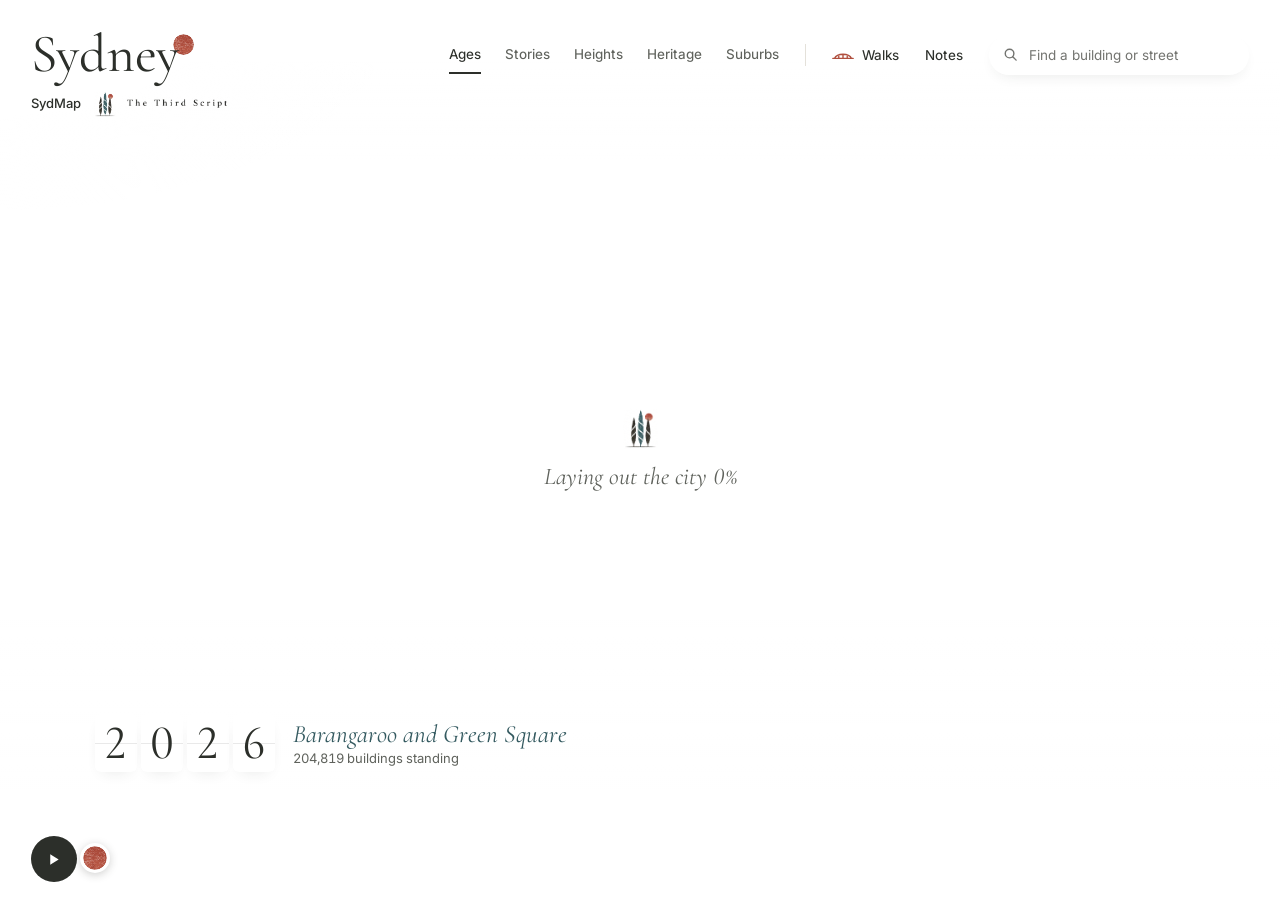
<file: web/index.html>
<!doctype html>
<html lang="en-AU">
<head>
<meta charset="utf-8">
<meta name="viewport" content="width=device-width, initial-scale=1, viewport-fit=cover">
<title>SydMap: Sydney, year by year</title>
<meta name="description" content="Every building around Sydney Harbour in 3D, from the City and North Sydney out to the harbour suburbs. Follow the line from the convict town to today, read how each building's year is known, and walk the city's stories.">
<meta property="og:title" content="SydMap: Sydney, year by year">
<meta property="og:description" content="Every building around Sydney Harbour in 3D, from the convict town to today.">
<meta property="og:url" content="https://sydmap.thethirdscript.com/">
<meta property="og:image" content="https://sydmap.thethirdscript.com/og.png">
<link rel="canonical" href="https://sydmap.thethirdscript.com/">
<meta name="twitter:card" content="summary_large_image">
<meta name="author" content="Amir Marashi, The Third Script">
<link rel="author" href="https://thethirdscript.com">
<meta name="theme-color" content="#ffffff">
<link rel="icon" href="favicon.svg" type="image/svg+xml">
<link rel="preload" href="fonts/inter-latin.woff2" as="font" type="font/woff2" crossorigin>
<link rel="preload" href="fonts/cormorant-garamond-latin.woff2" as="font" type="font/woff2" crossorigin>
<link rel="stylesheet" href="styles.css">
</head>
<body>
<canvas id="scene" aria-label="3D model of Sydney's buildings"></canvas>
<div class="veil veil-top" aria-hidden="true"></div>
<div class="veil veil-bottom" aria-hidden="true"></div>

<!-- The page reads in three bands: what to look at across the top, the city in the middle, and time along the
     bottom. Anything to read opens in the dock on the right. -->
<header class="masthead">
  <h1><span class="sun-disc" aria-hidden="true"></span>Sydney</h1>
  <p class="byline"><b>SydMap</b>
    <a class="studio" href="https://thethirdscript.com" target="_blank" rel="noopener" title="Made by The Third Script">
      <img class="studio-mark" src="img/the-third-script-symbol.webp" alt="" width="22" height="26">
      <img class="studio-word" src="img/the-third-script-wordmark.webp" alt="Made by The Third Script" width="104" height="13">
    </a></p>
</header>

<nav class="bar" aria-label="SydMap">
  <div class="lenses" role="group" aria-label="Colour the city by">
    <button data-mode="0" aria-pressed="true">Ages</button>
    <button data-mode="3" aria-pressed="false">Stories</button>
    <button data-mode="1" aria-pressed="false">Heights</button>
    <button data-mode="2" aria-pressed="false">Heritage</button>
    <button data-mode="4" aria-pressed="false">Suburbs</button>
  </div>
  <i class="bar-sep" aria-hidden="true"></i>
  <button class="walks-open"><svg class="arch" viewBox="0 0 26 9" aria-hidden="true"><path d="M1 8.5h24M3 8.5C6 2 20 2 23 8.5M8 4.6v3.9M13 3.4v5.1M18 4.6v3.9"/></svg>Walks</button>
  <button class="notes-open">Notes</button>
  <form class="find" role="search" autocomplete="off">
    <label class="find-field">
      <svg class="ico" viewBox="0 0 16 16" aria-hidden="true"><circle cx="7" cy="7" r="4.6"/><path d="M10.4 10.4l3.6 3.6"/></svg>
      <span class="sr-only">Find a building or street</span>
      <input id="find" type="search" placeholder="Find a building or street" role="combobox" aria-expanded="false"
        aria-controls="find-results" aria-autocomplete="list">
    </label>
    <ul id="find-results" class="find-results" role="listbox" hidden></ul>
  </form>
  <button class="find-open" aria-label="Find a building or street"><svg class="ico" viewBox="0 0 16 16" aria-hidden="true"><circle cx="7" cy="7" r="4.6"/><path d="M10.4 10.4l3.6 3.6"/></svg></button>
</nav>

<!-- The dock: notes, stories, a building, the walks. One thing at a time. -->
<aside id="dock" class="dock" hidden aria-label="Details">
  <div class="dock-chrome">
    <button class="dock-back" hidden></button>
    <button class="dock-close" aria-label="Close"><svg class="x" viewBox="0 0 16 16" aria-hidden="true"><path d="M3.5 3.5l9 9M12.5 3.5l-9 9"/></svg></button>
  </div>
  <div id="dock-live" class="dock-live"></div>

  <article id="notes" class="dock-page notes" hidden>
    <h2 id="notes-title">Notes</h2>
    <p class="lede">Sydney has never kept a register of when its buildings went up. SydMap pieces one together, building
      by building, from open data.</p>

    <h3>What you are looking at</h3>
    <p>All <span data-stat="buildings">204,819</span> buildings around the harbour as they stand today, each coloured by
      the age of the city it belongs to, from the convict town to Barangaroo. They cover both shores of the harbour and
      the Parramatta River from Ryde to Manly, the ocean coast from Bondi to Coogee, and the inner suburbs south and
      west of the city as far as Burwood, Campsie and Arncliffe: seventeen councils, some whole and some in part (the downloads
      below list them). Move along the line at the bottom to see
      the city in any year, or press play to watch it go up.</p>

    <h3>Getting around</h3>
    <p>Drag the city to turn it round. To slide it along, drag with the right button or hold Shift; to come closer,
      scroll or pinch. Move the sun along the line, or press play, to change the year; choose a building to read about it.</p>

    <h3>How each year is known</h3>
    <p>Every building carries the best evidence there is, and its card says which.</p>
    <dl class="evidence">
      <dt>Documented <span class="n" data-stat="documented">–</span></dt>
      <dd>A year from Wikidata, from the opening of its Wikipedia article (for heritage-listed places, written from the NSW
        State Heritage Inventory) or from OpenStreetMap.</dd>
      <dt>Strata plan <span class="n" data-stat="strata">–</span></dt>
      <dd>Apartment buildings are strata-titled when they are finished, so the year their plan was registered dates them.
        Plans since 1994 carry their date in the NSW cadastre; older ones are placed by their number, back to 1961, when
        strata title began.</dd>
      <dt>Heritage <span class="n" data-stat="heritage">–</span></dt>
      <dd>The other buildings of a State Heritage Register listing take the listing's years. Buildings the City marks as
        part of a heritage area's historic fabric, and low-rise buildings in the other councils' heritage areas, are
        dated from the documented heritage buildings around them. A heritage area with no documented building within
        700 metres takes 1890 to 1940, when most suburban heritage areas were built, and one whose name gives its era
        (Victorian, Federation, interwar) takes that era.</dd>
      <dt>Neighbours <span class="n" data-stat="neighbours">–</span></dt>
      <dd>The rest take the years of the dated buildings around them of a similar height. Towers over 46 m, Sydney's
        height limit until 1957, only take later years. Houses take documented years; where the map does not know a
        building is a house, a low-rise building in the suburbs also takes the years of the heritage areas, villas and
        townhouses around it.</dd>
    </dl>
    <p>Estimated years are paler on the map and marked “c.” on the cards, with the range they come from. Read them as a
      period, not a date.</p>

    <h3>Heights</h3>
    <p>From OpenStreetMap where it has them, otherwise modelled from satellite imagery by GlobalBuildingAtlas, or assumed
      to be two storeys. Storeys are counted where they are mapped and otherwise worked out at 3.2 m a floor.</p>

    <h3>Suburbs</h3>
    <p>The Suburbs lens paints every building and the ground around it by its suburb: how many people live there and how
      closely, their household income, how many hold a university degree, recorded crime, what houses and
      apartments sell for, and how old the suburb is: the year by which half its buildings on the map had gone up,
      with the oldest suburbs first. Move along the line to see a year. The census figures are for 2011, 2016 and 2021, read in a
      straight line between censuses; crime runs from 2011 and sale prices from 2017, a year at a time. Before a
      measure's first year the suburbs stay white. Choose a suburb to see every measure over the years.</p>
    <p>The figures are for the whole suburb, even where the map shows only part of it. Sale prices are by postcode, so
      suburbs that share one share a price. Crime is counted against the people who live in a suburb, so the city
      centre and the beaches, which many more people visit, read high. Money is in the dollars of each year.</p>

    <h3>Take the data with you</h3>
    <p>Every building, with its year, the evidence for it, its age, heritage and sources, is yours to sort, query and
      map: in a spreadsheet, QGIS or Python. There is a file for each council: CSV, one row per building with a point
      for each, and GeoParquet, with the footprints. Open Database Licence, as it comes from OpenStreetMap.</p>
    <ul class="downloads">
      <!-- DOWNLOADS -->
      <li><b>Bayside</b> <span>8,194 buildings in Eastlakes, Daceyville, Pagewood, Wolli Creek, Turrella, Arncliffe, Bardwell Park, Bardwell Valley and Bexley North: <a href="data/download/bayside.csv" download>CSV</a> 1.4 MB, <a href="data/download/bayside.parquet" download>GeoParquet</a> 1.2 MB</span></li>
      <li><b>Burwood</b> <span>8,089 buildings: <a href="data/download/burwood.csv" download>CSV</a> 1.4 MB, <a href="data/download/burwood.parquet" download>GeoParquet</a> 1.0 MB</span></li>
      <li><b>Canada Bay</b> <span>17,364 buildings: <a href="data/download/canada-bay.csv" download>CSV</a> 2.9 MB, <a href="data/download/canada-bay.parquet" download>GeoParquet</a> 2.2 MB</span></li>
      <li><b>Canterbury-Bankstown</b> <span>15,411 buildings in Earlwood, Hurlstone Park, Canterbury, Ashbury, Croydon Park, Campsie and Clemton Park: <a href="data/download/canterbury-bankstown.csv" download>CSV</a> 2.9 MB, <a href="data/download/canterbury-bankstown.parquet" download>GeoParquet</a> 1.9 MB</span></li>
      <li><b>Hunters Hill</b> <span>3,448 buildings: <a href="data/download/hunters-hill.csv" download>CSV</a> 0.7 MB, <a href="data/download/hunters-hill.parquet" download>GeoParquet</a> 0.5 MB</span></li>
      <li><b>Inner West</b> <span>37,552 buildings: <a href="data/download/inner-west.csv" download>CSV</a> 7.2 MB, <a href="data/download/inner-west.parquet" download>GeoParquet</a> 4.8 MB</span></li>
      <li><b>Ku-ring-gai</b> <span>4,374 buildings in Roseville, Roseville Chase and Lindfield: <a href="data/download/ku-ring-gai.csv" download>CSV</a> 0.8 MB, <a href="data/download/ku-ring-gai.parquet" download>GeoParquet</a> 0.6 MB</span></li>
      <li><b>Lane Cove</b> <span>5,024 buildings: <a href="data/download/lane-cove.csv" download>CSV</a> 0.9 MB, <a href="data/download/lane-cove.parquet" download>GeoParquet</a> 0.7 MB</span></li>
      <li><b>Mosman</b> <span>3,819 buildings: <a href="data/download/mosman.csv" download>CSV</a> 0.7 MB, <a href="data/download/mosman.parquet" download>GeoParquet</a> 0.6 MB</span></li>
      <li><b>North Sydney</b> <span>12,556 buildings: <a href="data/download/north-sydney.csv" download>CSV</a> 2.2 MB, <a href="data/download/north-sydney.parquet" download>GeoParquet</a> 2.1 MB</span></li>
      <li><b>Northern Beaches</b> <span>11,453 buildings in Manly, Fairlight, Balgowlah, Balgowlah Heights, Clontarf, Seaforth, Queenscliff, Freshwater, Curl Curl, North Manly, Manly Vale and North Balgowlah: <a href="data/download/northern-beaches.csv" download>CSV</a> 2.1 MB, <a href="data/download/northern-beaches.parquet" download>GeoParquet</a> 1.7 MB</span></li>
      <li><b>Randwick</b> <span>13,250 buildings in Clovelly, Coogee, South Coogee, Randwick, Kensington, Kingsford and Centennial Park: <a href="data/download/randwick.csv" download>CSV</a> 2.2 MB, <a href="data/download/randwick.parquet" download>GeoParquet</a> 1.8 MB</span></li>
      <li><b>Ryde</b> <span>13,894 buildings in Gladesville, Putney, Tennyson Point, Ryde, East Ryde, North Ryde, Meadowbank and Denistone East: <a href="data/download/ryde.csv" download>CSV</a> 2.3 MB, <a href="data/download/ryde.parquet" download>GeoParquet</a> 1.9 MB</span></li>
      <li><b>Sydney</b> <span>17,288 buildings: <a href="data/download/sydney.csv" download>CSV</a> 3.5 MB, <a href="data/download/sydney.parquet" download>GeoParquet</a> 2.7 MB</span></li>
      <li><b>Waverley</b> <span>10,550 buildings: <a href="data/download/waverley.csv" download>CSV</a> 1.7 MB, <a href="data/download/waverley.parquet" download>GeoParquet</a> 1.4 MB</span></li>
      <li><b>Willoughby</b> <span>13,424 buildings: <a href="data/download/willoughby.csv" download>CSV</a> 2.4 MB, <a href="data/download/willoughby.parquet" download>GeoParquet</a> 1.8 MB</span></li>
      <li><b>Woollahra</b> <span>9,129 buildings: <a href="data/download/woollahra.csv" download>CSV</a> 1.6 MB, <a href="data/download/woollahra.parquet" download>GeoParquet</a> 1.3 MB</span></li>
      <li><b>The area’s boundaries</b> <span><a href="data/download/area.geojson" download>GeoJSON</a>, by council, 3.0 MB</span></li>
      <!-- /DOWNLOADS -->
    </ul>

    <h3>Where the data comes from</h3>
    <p>Downloaded in October 2026.</p>
    <ul class="sources">
      <li><b>Footprints</b> <a href="https://overturemaps.org" target="_blank" rel="noopener">Overture Maps</a> (2026-09-23),
        from OpenStreetMap and Microsoft's machine-learned footprints. ODbL, © OpenStreetMap contributors.</li>
      <li><b>Heights</b> OpenStreetMap; elsewhere <a href="https://github.com/zhu-xlab/GlobalBuildingAtlas" target="_blank" rel="noopener">GlobalBuildingAtlas</a>
        (Zhu et al., TU Munich, 2025), CC BY-NC 4.0, one more reason SydMap is non-commercial. The downloads leave
        these modelled heights out.</li>
      <li><b>Landmarks</b> The Opera House's shells follow the spherical geometry they were built to, as Ove Arup &amp;
        Partners' Michael Lewis describes it (<a href="https://www.royalsoc.org.au/wp-content/uploads/2024/09/106_12_lewis.pdf" target="_blank" rel="noopener">Royal Society of NSW, 1973</a>).
        The Harbour Bridge is built from its published figures: two 28-panel arch trusses, a 504 m span, a 134 m summit.</li>
      <li><b>Boundaries and strata plans</b> NSW Spatial Services, CC BY 4.0.</li>
      <li><b>Suburbs</b> The <a href="https://www.abs.gov.au/census/find-census-data/datapacks" target="_blank" rel="noopener">ABS
        Census</a> 2011, 2016 and 2021 (population, income, qualifications); the NSW Bureau of Crime Statistics and
        Research's <a href="https://bocsar.nsw.gov.au/statistics-dashboards/open-datasets/criminal-offences-data.html" target="_blank" rel="noopener">criminal
        incidents by suburb</a>; and the Department of Communities and Justice's
        <a href="https://dcj.nsw.gov.au/about-us/families-and-communities-statistics/housing-rent-and-sales/rent-and-sales-report.html" target="_blank" rel="noopener">Rent
        and Sales Report</a> (sale prices by postcode, from the NSW Valuer General's sales). All CC BY 4.0.</li>
      <li><b>Heritage</b> The State Heritage Register (Heritage NSW) and the local environmental plans' heritage maps (NSW
        Department of Planning), CC BY 4.0; heritage area contributions from the City of Sydney's Development Control
        Plan 2012, CC BY 4.0.</li>
      <li><b>Stories</b> City of Sydney open data (Aboriginal history places from Barani; Developing Sydney 1900–1920 from
        the City of Sydney Archives), CC BY 4.0; OpenStreetMap, ODbL.</li>
      <li><b>Names, photos, histories</b> Wikidata (CC0), Wikipedia (CC BY-SA) and Wikimedia Commons; each photo credits
        its author and licence.</li>
    </ul>

    <h3>Add to it</h3>
    <p>The code and the data pipeline are open <a href="https://github.com/amarashi/SydMap" target="_blank" rel="noopener">on GitHub</a>.
      Know a piece of Sydney's history that lives in its buildings? Add it as a story: a list of buildings, a few lines
      on each, and the source it rests on.</p>

    <h3>The original idea</h3>
    <p>SydMap rebuilds <a href="https://stop-token.com/lab/amsterdam/" target="_blank" rel="noopener">LAYRS: Amsterdam</a>
      by Alex Barakov (<a href="https://github.com/alexbarakov/amsterdam-by-building" target="_blank" rel="noopener">MIT licence</a>),
      itself inspired by Alexander Bogachev's <a href="https://paris.bogachev.fr" target="_blank" rel="noopener">Paris, building by building</a>,
      for Sydney and from Sydney's own open data.</p>

    <p class="country">SydMap acknowledges the Traditional Custodians of the land it maps, the Gadigal,
      Cammeraygal, Borogegal, Birrabirragal, Bidjigal, Gamaragal, Gayamaygal, Garigal, Wallumedegal and Wangal peoples
      of the Eora Nation and the Darug and Guringai peoples, and pays respect to their Elders past and present.
      Sovereignty was never ceded.</p>

    <footer class="colophon">
      <a class="studio" href="https://thethirdscript.com" target="_blank" rel="noopener">
        <img class="studio-mark" src="img/the-third-script-symbol.webp" alt="" width="40" height="48">
        <img class="studio-word" src="img/the-third-script-wordmark.webp" alt="The Third Script" width="144" height="18">
      </a>
      <p>Made by Amir at The Third Script, a Sydney studio working across AI and data, websites and digital
        tools, visual work and video, and 3D design and making. A non-commercial project, made out of curiosity and for
        education. More of the work is at <a href="https://thethirdscript.com" target="_blank" rel="noopener">thethirdscript.com</a>.</p>
    </footer>
  </article>
</aside>

<div id="tip" class="tip" hidden aria-hidden="true"></div>

<!-- Time: the year on paper flaps, then the line. The line is the legend too: its ten stations are the ages of the
     city, in their colours, and the sun riding it is the year. -->
<section class="time" aria-label="Time">
  <div class="time-head">
    <div class="flaps" aria-hidden="true"><span class="flap">2</span><span class="flap">0</span><span class="flap">2</span><span class="flap">6</span></div>
    <p class="time-what" aria-live="polite"><i id="era">Barangaroo and Green Square</i><span><span id="year" class="sr-only">Today, </span><span id="count" class="n">204,819 buildings standing</span></span></p>
    <div id="key" class="key"></div>
  </div>
  <div class="time-line">
    <button id="play" class="play" aria-label="Play the city's growth">
      <svg viewBox="0 0 16 16" aria-hidden="true"><path id="play-icon" d="M4.5 2.5v11l9-5.5z"/></svg>
    </button>
    <div class="track">
      <canvas id="hist" aria-label="Buildings by year built. Drag to set the year."></canvas>
      <div id="rail" class="rail"></div>
      <span class="from-mark" hidden aria-hidden="true"></span>
      <span class="year-ring" aria-hidden="true"></span>
      <span class="year-sun sun-disc" aria-hidden="true"></span>
    </div>
  </div>
</section>
<div id="loading" class="loading"><img src="img/the-third-script-symbol.webp" alt="" width="34" height="40">Laying out the city <span id="progress" class="n">0</span>%</div>
<script type="module" src="app.js"></script>
</body>
</html>
</file>
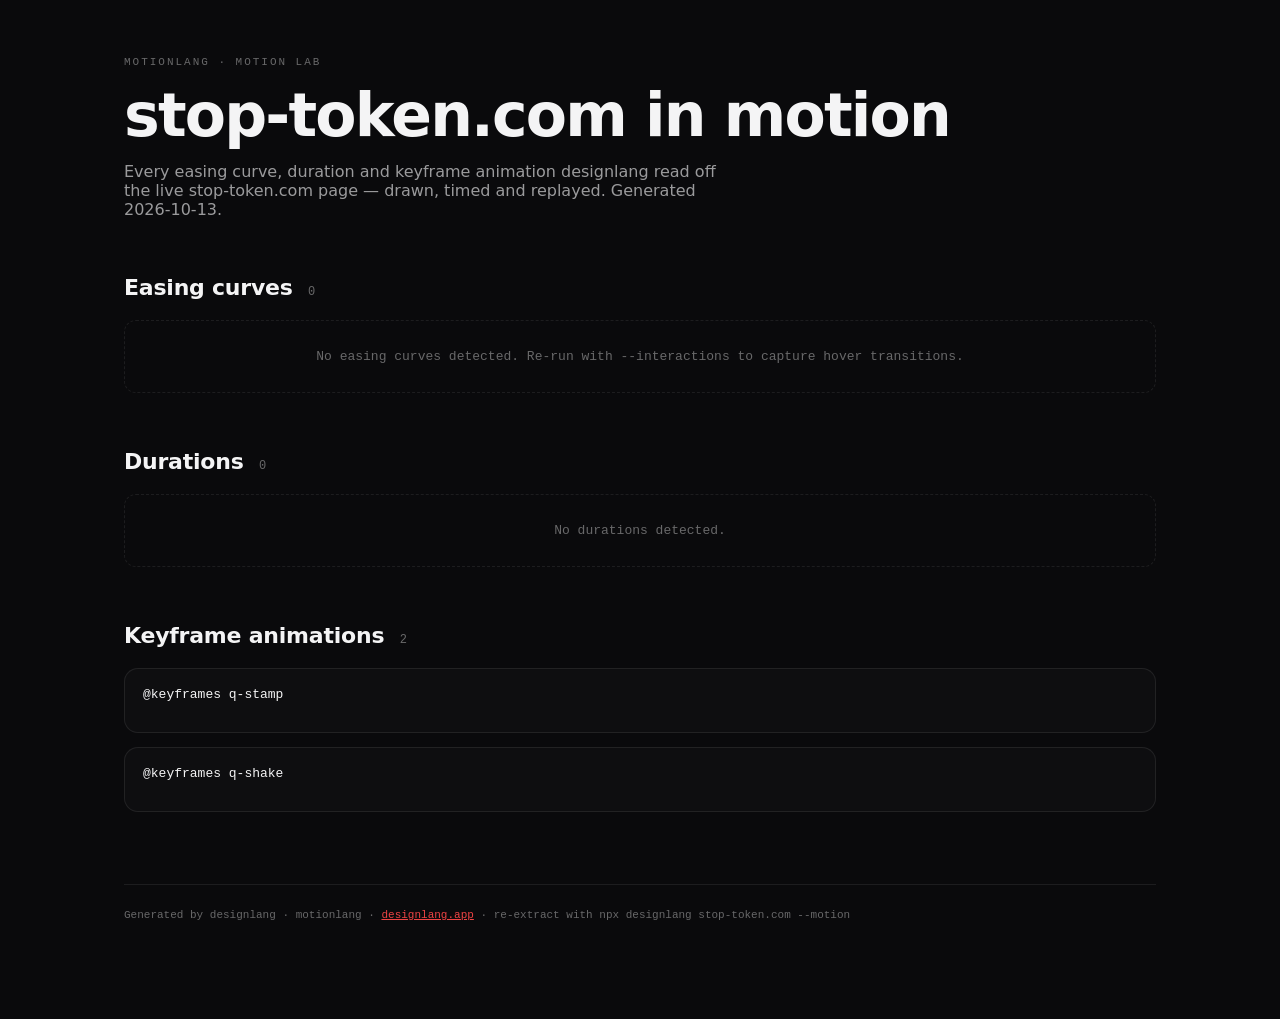
<file: design/amsterdam-extract/layrs-amsterdam-motion.html>
<!doctype html>
<html lang="en">
<head>
<meta charset="utf-8">
<meta name="viewport" content="width=device-width, initial-scale=1">
<title>stop-token.com — motion lab · designlang</title>
<style>
  :root {
    --bg: #0a0a0c; --fg: #f4f4f5; --fg-2: rgba(244,244,245,.62); --fg-3: rgba(244,244,245,.4);
    --line: rgba(255,255,255,.08); --accent: #ef4444;
    --mono: ui-monospace, 'SF Mono', Menlo, monospace;
    --sans: -apple-system, 'Segoe UI', system-ui, sans-serif;
  }
  * { box-sizing: border-box; }
  body { margin: 0; background: var(--bg); color: var(--fg); font-family: var(--sans); }
  .ml-wrap { max-width: 1080px; margin: 0 auto; padding: 56px 24px 96px; }
  header.ml-h { margin-bottom: 48px; }
  .ml-eyebrow { font-family: var(--mono); font-size: 11px; letter-spacing: .18em;
    text-transform: uppercase; color: var(--fg-3); margin: 0 0 12px; }
  h1.ml-title { font-size: clamp(34px, 6vw, 60px); letter-spacing: -.03em; margin: 0 0 12px; font-weight: 600; }
  .ml-sub { color: var(--fg-2); font-size: 16px; max-width: 60ch; margin: 0; }
  h2.ml-section { font-size: 22px; letter-spacing: -.01em; margin: 56px 0 20px; font-weight: 600; }
  .ml-section-meta { font-family: var(--mono); font-size: 12px; color: var(--fg-3); margin-left: 8px; font-weight: 400; }

  .ml-grid { display: grid; grid-template-columns: repeat(auto-fill, minmax(220px, 1fr)); gap: 16px; }
  .ml-card { border: 1px solid var(--line); border-radius: 14px; padding: 18px; background: rgba(255,255,255,.02); }
  .ml-card-head { display: flex; justify-content: space-between; align-items: baseline; margin-bottom: 12px; }
  .ml-name { font-family: var(--mono); font-size: 13px; color: var(--fg); }
  .ml-count { font-family: var(--mono); font-size: 11px; color: var(--fg-3); }
  .ml-curve { display: block; margin: 0 auto 12px; }
  .ml-curve-guide { stroke: var(--line); stroke-width: 1; stroke-dasharray: 3 3; }
  .ml-curve-path { fill: none; stroke: var(--accent); stroke-width: 2.5; stroke-linecap: round; }
  .ml-curve-none { height: 160px; display: flex; align-items: center; justify-content: center;
    color: var(--fg-3); font-family: var(--mono); font-size: 12px; }
  .ml-raw { display: block; font-family: var(--mono); font-size: 10.5px; color: var(--fg-3);
    word-break: break-all; margin-bottom: 14px; }
  .ml-demo { height: 8px; border-radius: 999px; background: rgba(255,255,255,.05); position: relative; }
  .ml-dot { position: absolute; top: 50%; left: 0; width: 14px; height: 14px; border-radius: 50%;
    background: var(--accent); transform: translate(0,-50%);
    animation: ml-ride 1.6s infinite alternate; box-shadow: 0 0 12px rgba(239,68,68,.6); }
  @keyframes ml-ride { from { left: 0; } to { left: calc(100% - 14px); } }

  .ml-durs { display: flex; flex-direction: column; gap: 10px; }
  .ml-dur { display: grid; grid-template-columns: 90px 1fr 64px; gap: 14px; align-items: center; }
  .ml-dur-name { font-family: var(--mono); font-size: 12px; color: var(--fg-2); }
  .ml-dur-track { height: 8px; border-radius: 999px; background: rgba(255,255,255,.05); overflow: hidden; }
  .ml-dur-fill { display: block; height: 100%; background: var(--accent); border-radius: 999px;
    transform-origin: left; animation: ml-pulse var(--ms) ease-in-out infinite alternate; }
  @keyframes ml-pulse { from { opacity: .35; } to { opacity: 1; } }
  .ml-dur-ms { font-family: var(--mono); font-size: 12px; color: var(--fg-3); text-align: right; }

  .ml-kf { border: 1px solid var(--line); border-radius: 14px; padding: 18px; background: rgba(255,255,255,.02); margin-bottom: 14px; }
  .ml-kf-css { font-family: var(--mono); font-size: 11px; color: var(--fg-2); overflow-x: auto; margin: 0; }

  .ml-empty { color: var(--fg-3); font-family: var(--mono); font-size: 13px;
    border: 1px dashed var(--line); border-radius: 12px; padding: 28px; text-align: center; }
  footer.ml-f { margin-top: 72px; padding-top: 24px; border-top: 1px solid var(--line);
    font-family: var(--mono); font-size: 11px; color: var(--fg-3); }
  footer.ml-f a { color: var(--accent); }
  @media (prefers-reduced-motion: reduce) { .ml-dot, .ml-dur-fill { animation: none; } }
</style>
</head>
<body>
<div class="ml-wrap">
  <header class="ml-h">
    <p class="ml-eyebrow">motionlang · motion lab</p>
    <h1 class="ml-title">stop-token.com in motion</h1>
    <p class="ml-sub">Every easing curve, duration and keyframe animation designlang read off the live stop-token.com page — drawn, timed and replayed. Generated 2026-10-13.</p>
  </header>

  <h2 class="ml-section">Easing curves <span class="ml-section-meta">0</span></h2>
  <div class="ml-empty">No easing curves detected. Re-run with --interactions to capture hover transitions.</div>

  <h2 class="ml-section">Durations <span class="ml-section-meta">0</span></h2>
  <div class="ml-empty">No durations detected.</div>

  <h2 class="ml-section">Keyframe animations <span class="ml-section-meta">2</span></h2>
  
    <article class="ml-kf">
      <div class="ml-card-head"><span class="ml-name">@keyframes q-stamp</span></div>
      <pre class="ml-kf-css"></pre>
    </article>
    <article class="ml-kf">
      <div class="ml-card-head"><span class="ml-name">@keyframes q-shake</span></div>
      <pre class="ml-kf-css"></pre>
    </article>

  <footer class="ml-f">
    Generated by designlang · motionlang · <a href="https://designlang.app">designlang.app</a> · re-extract with <code>npx designlang stop-token.com --motion</code>
  </footer>
</div>
</body>
</html>
</file>
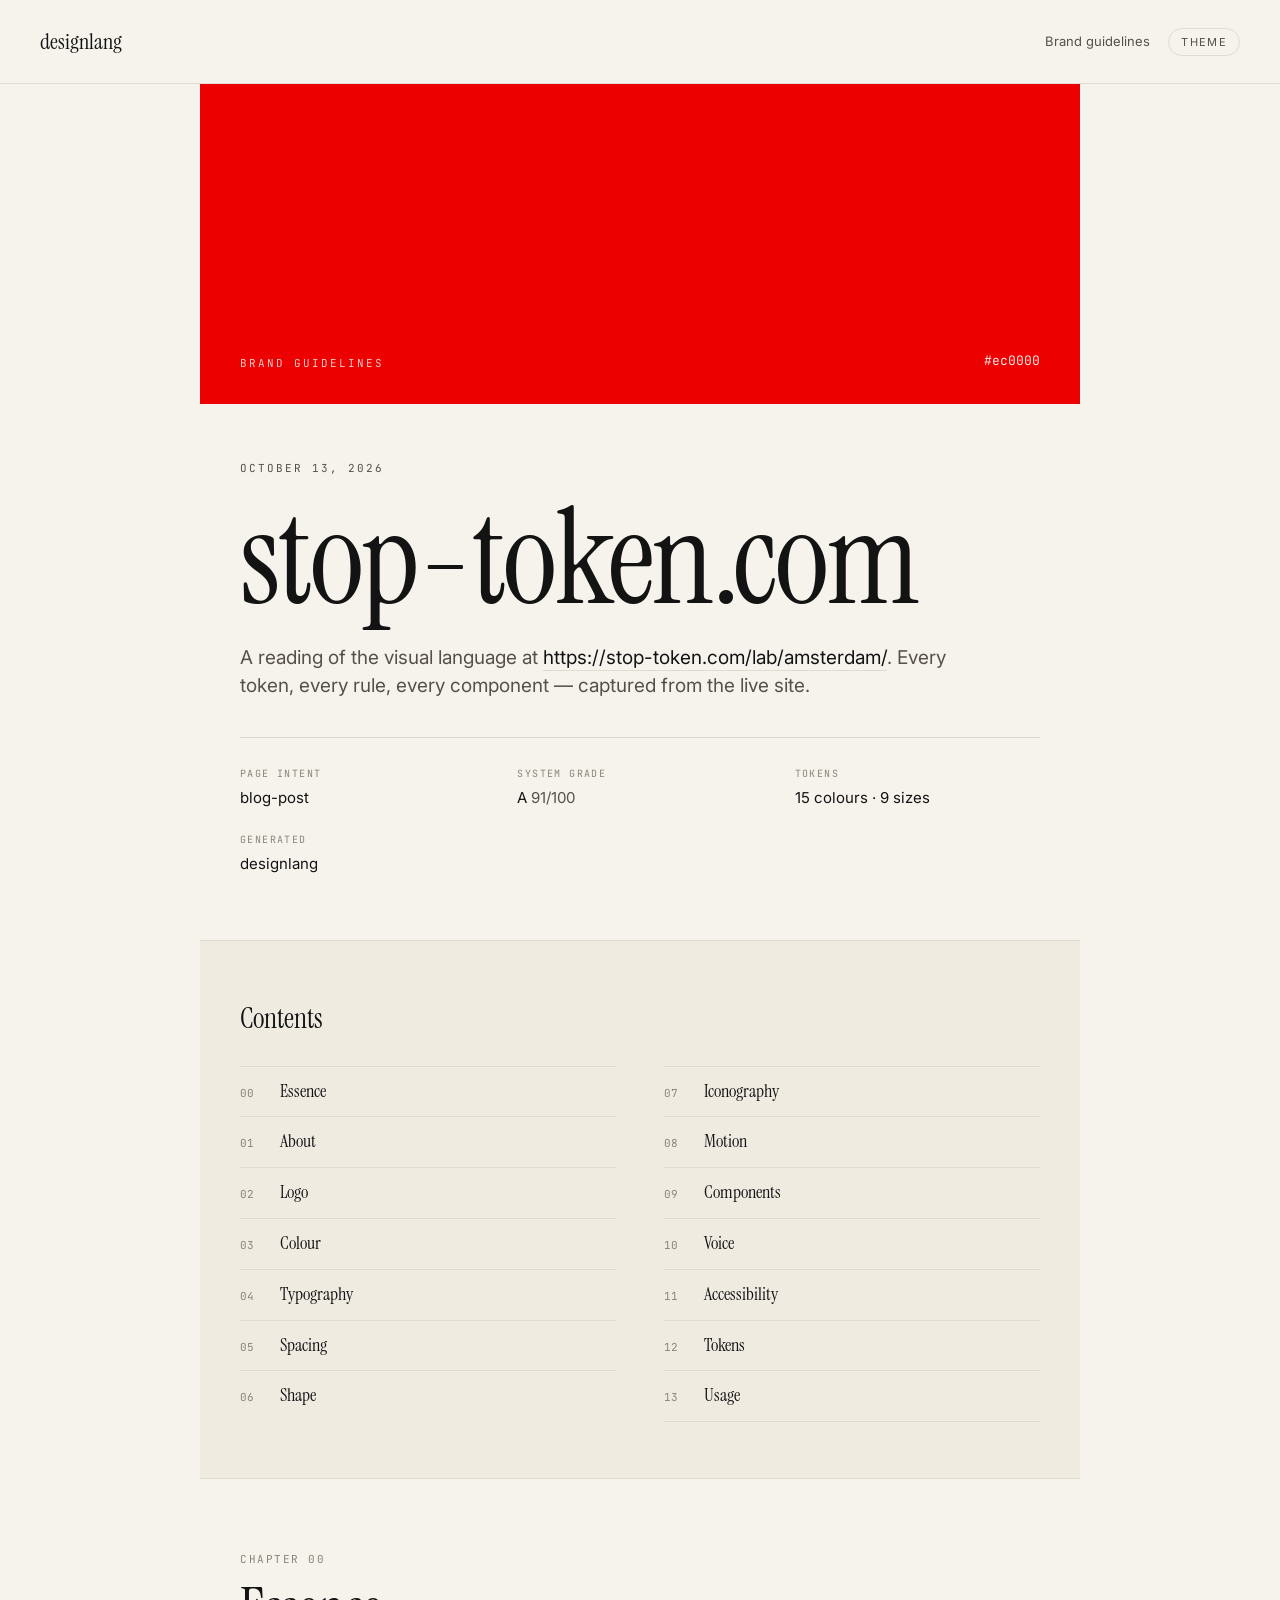
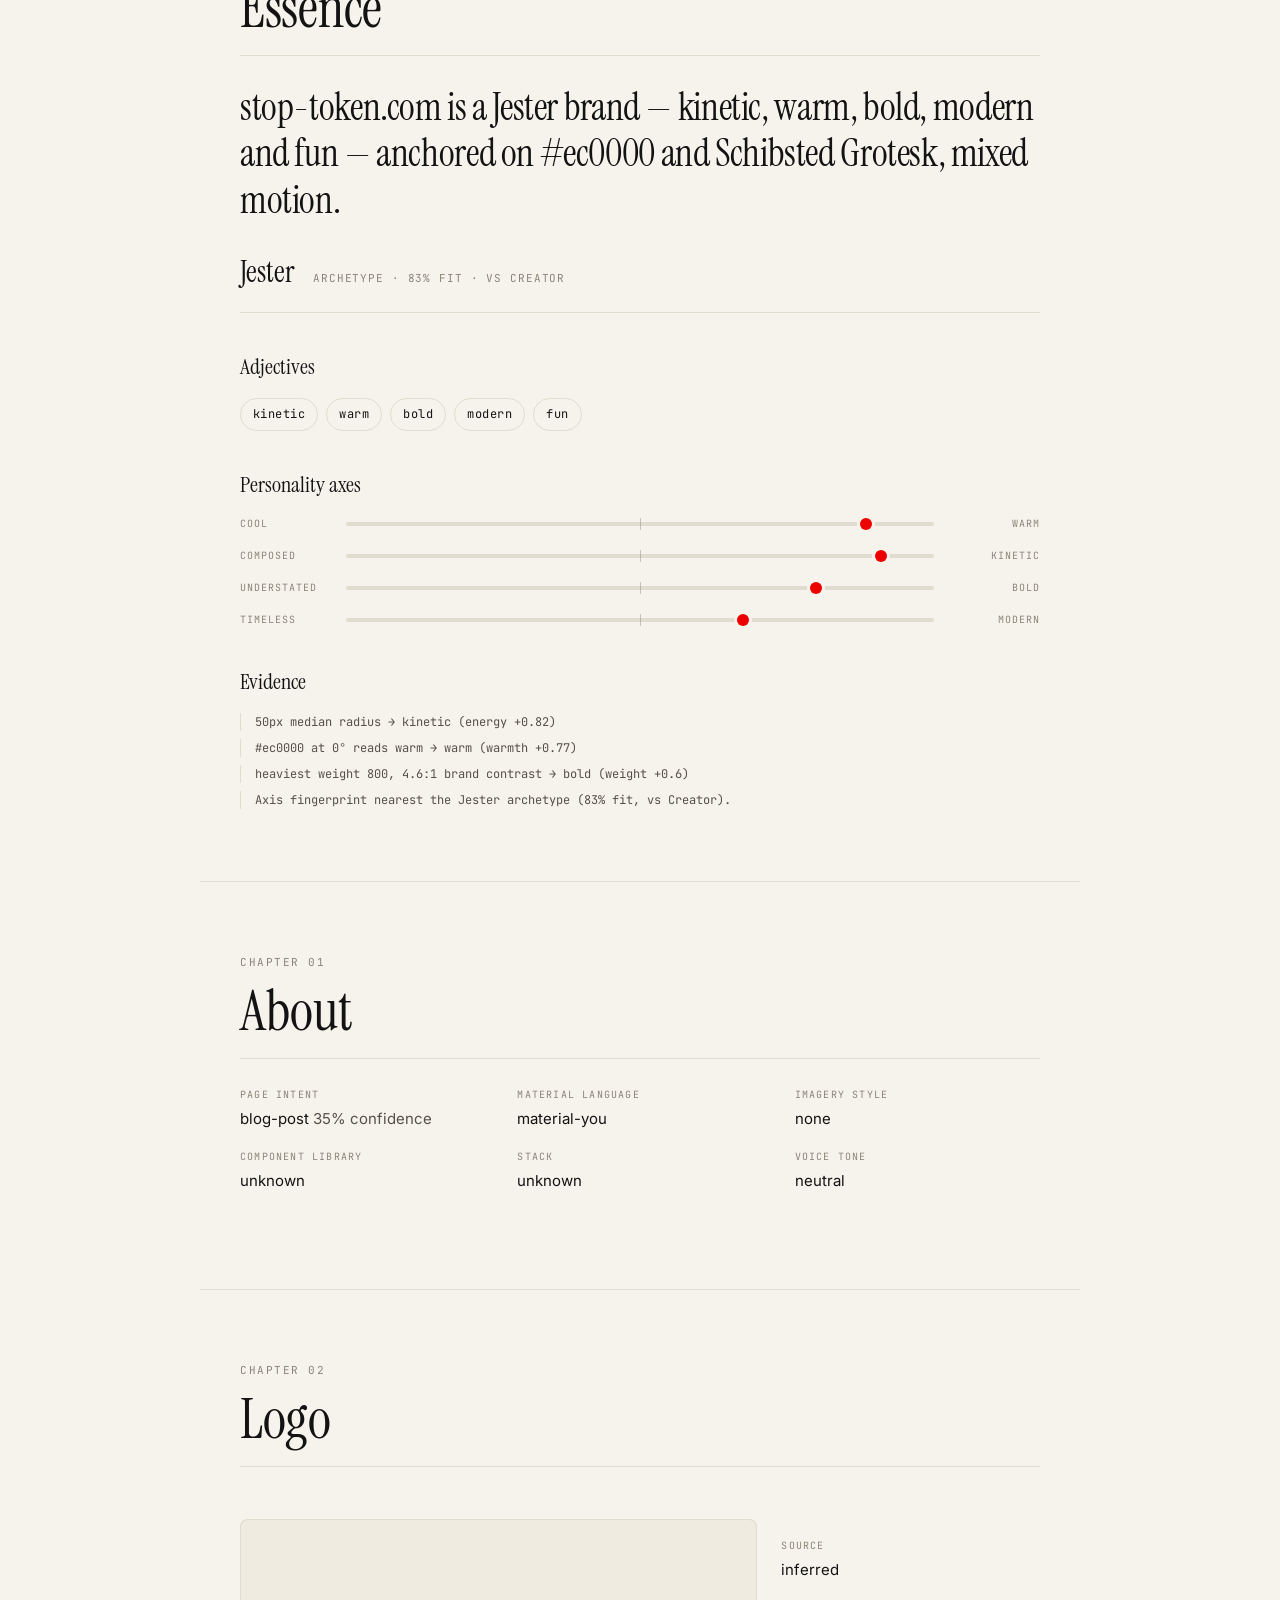
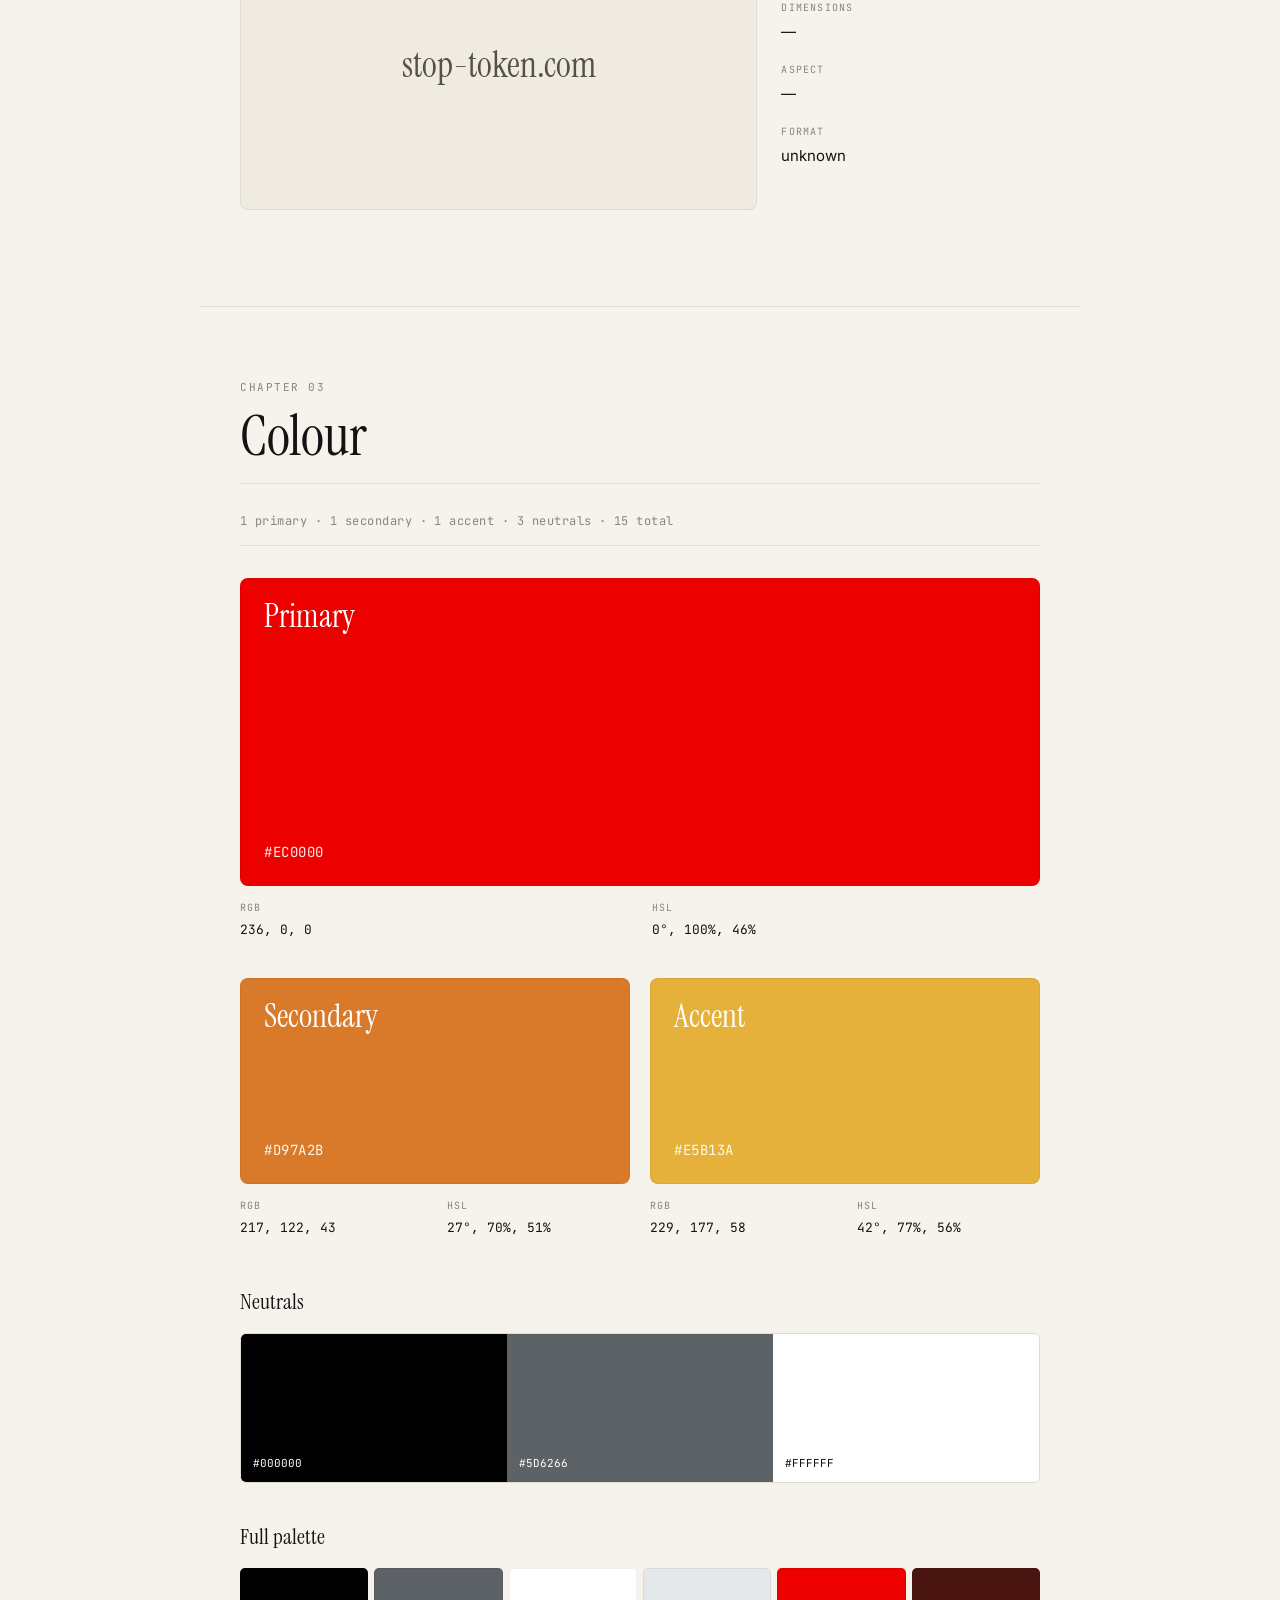
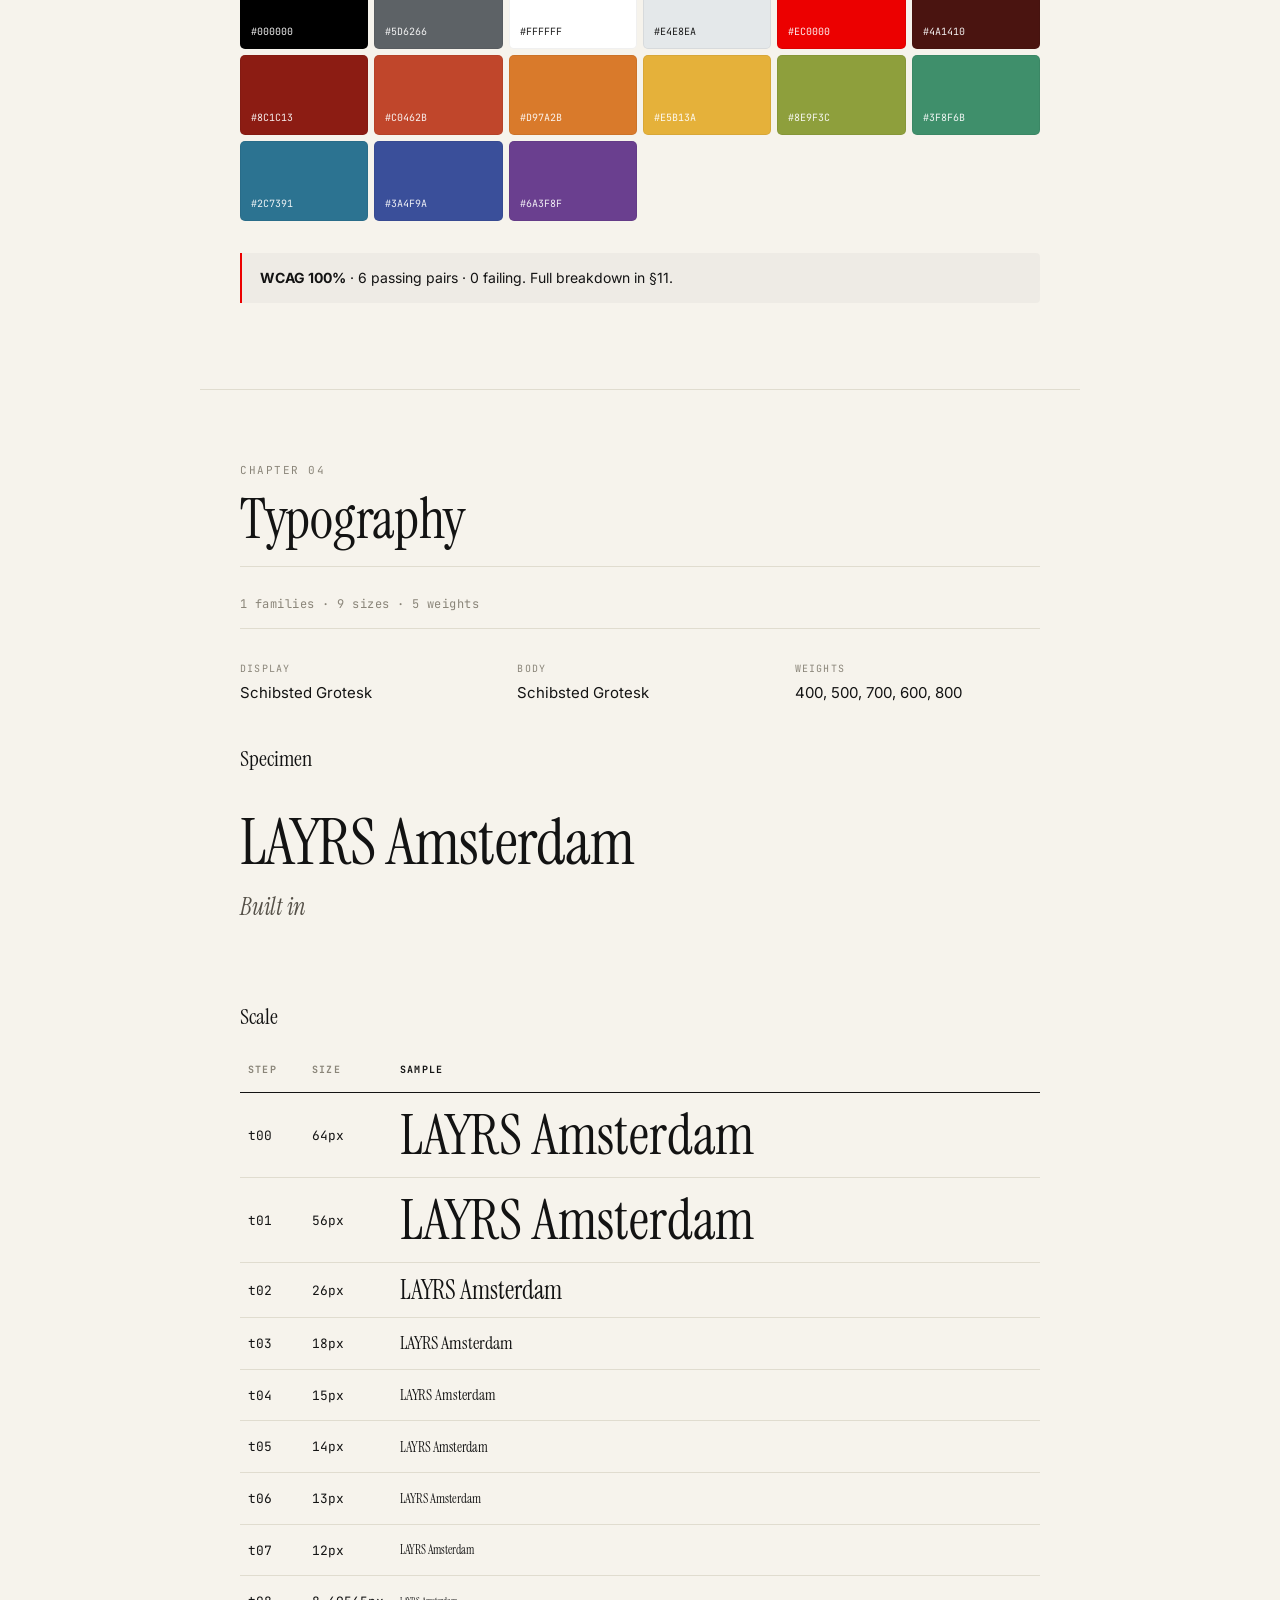
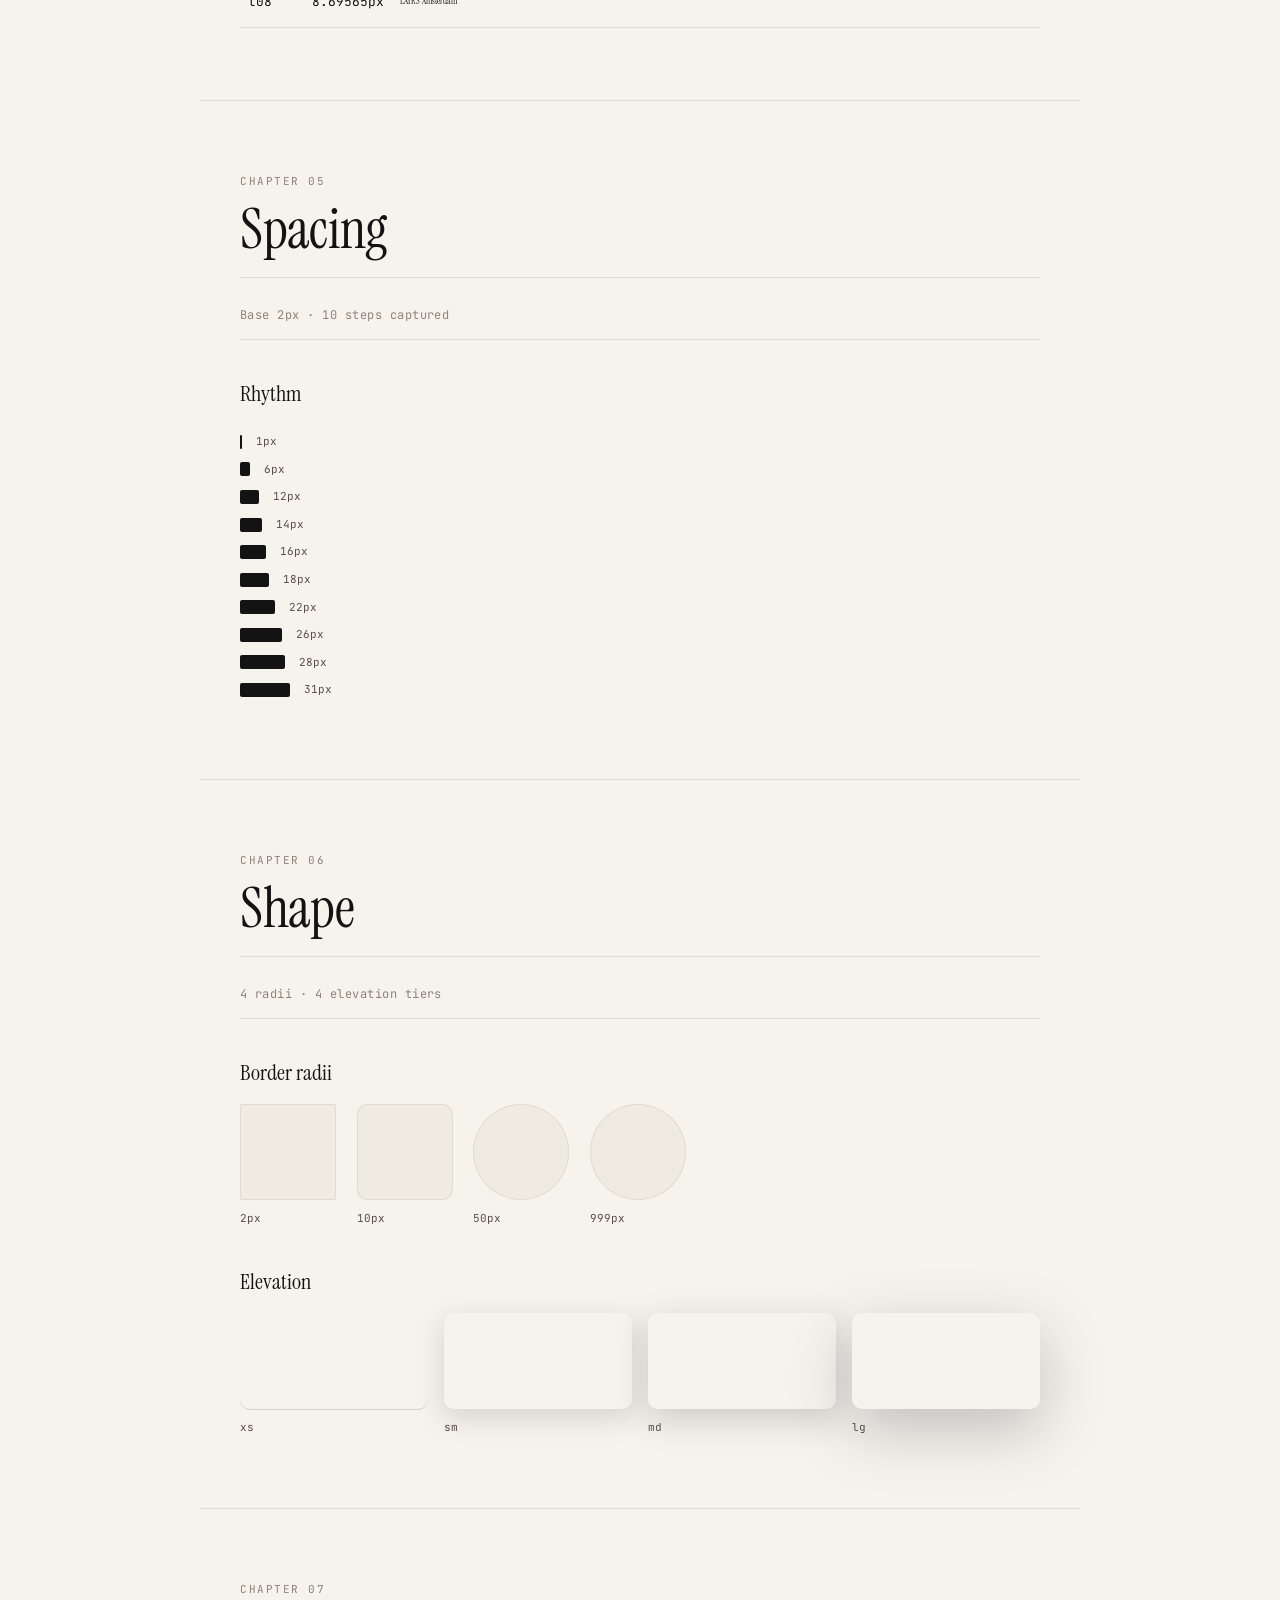
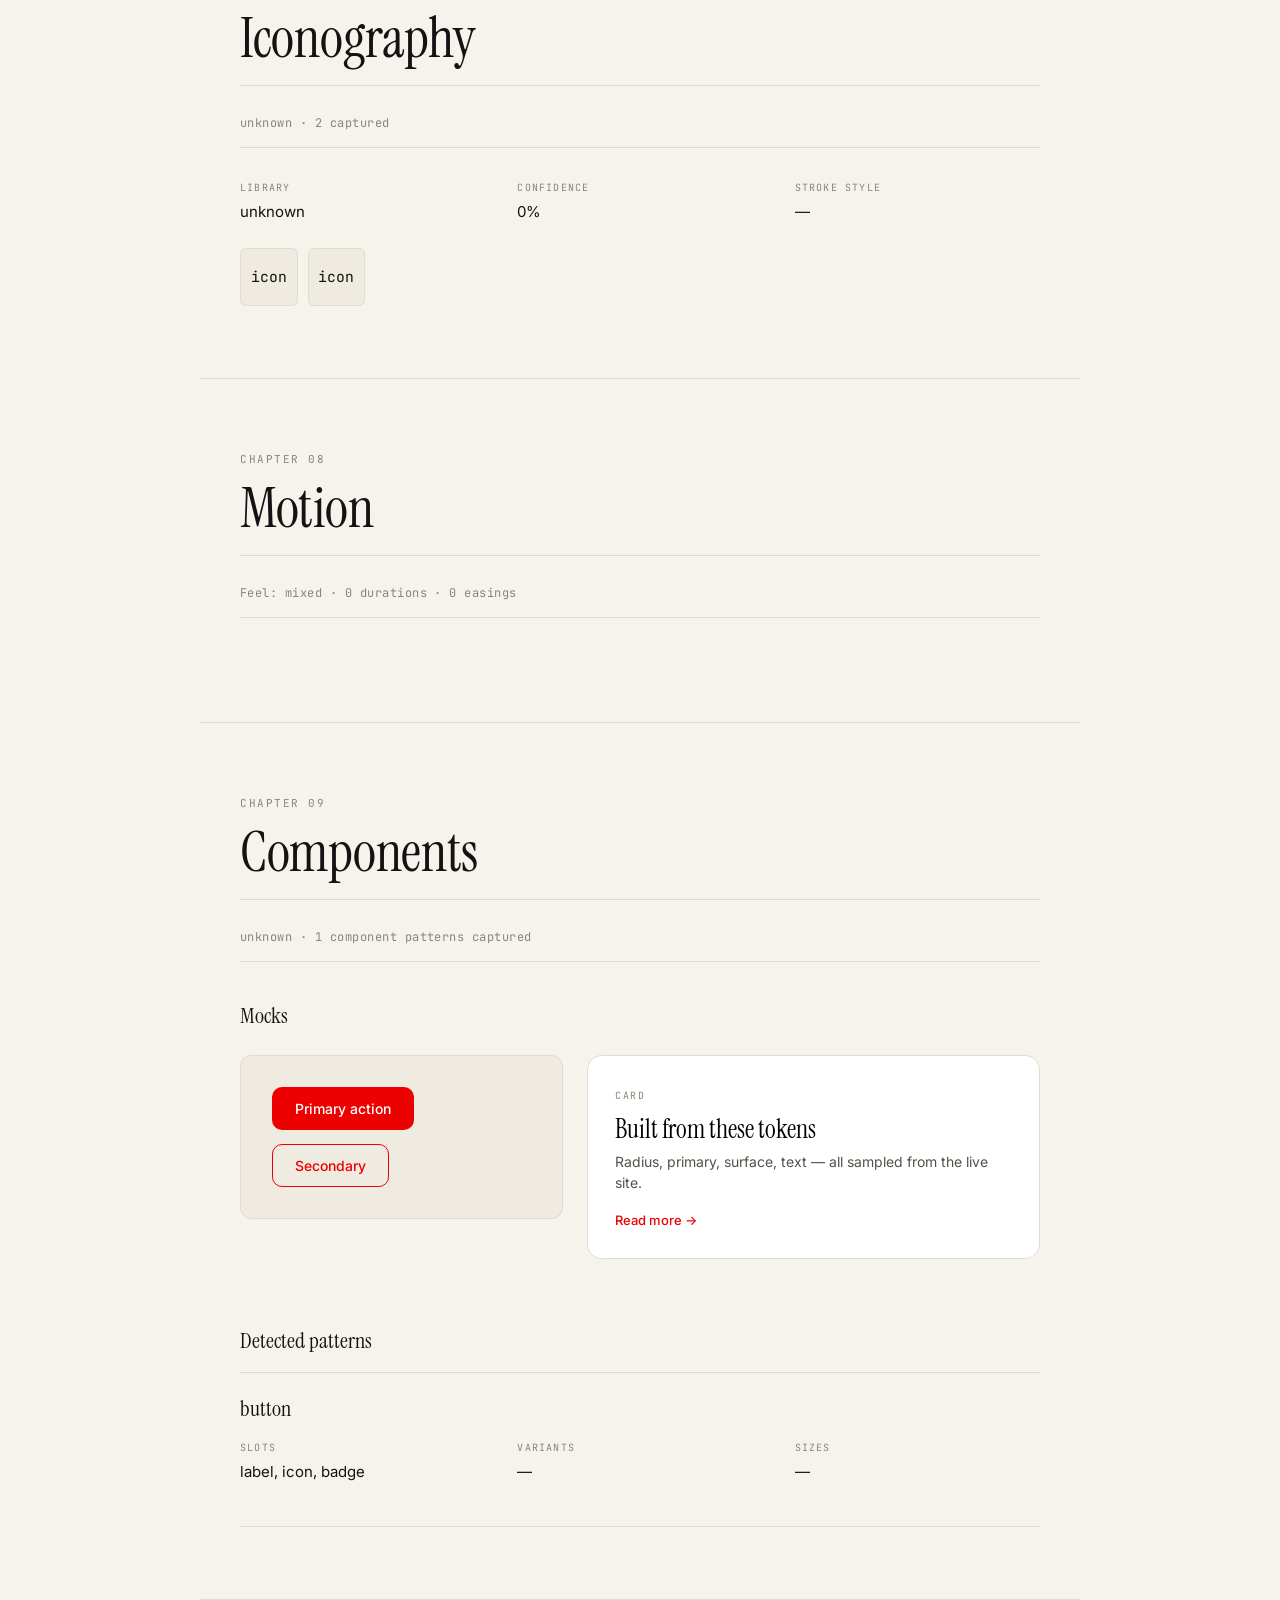
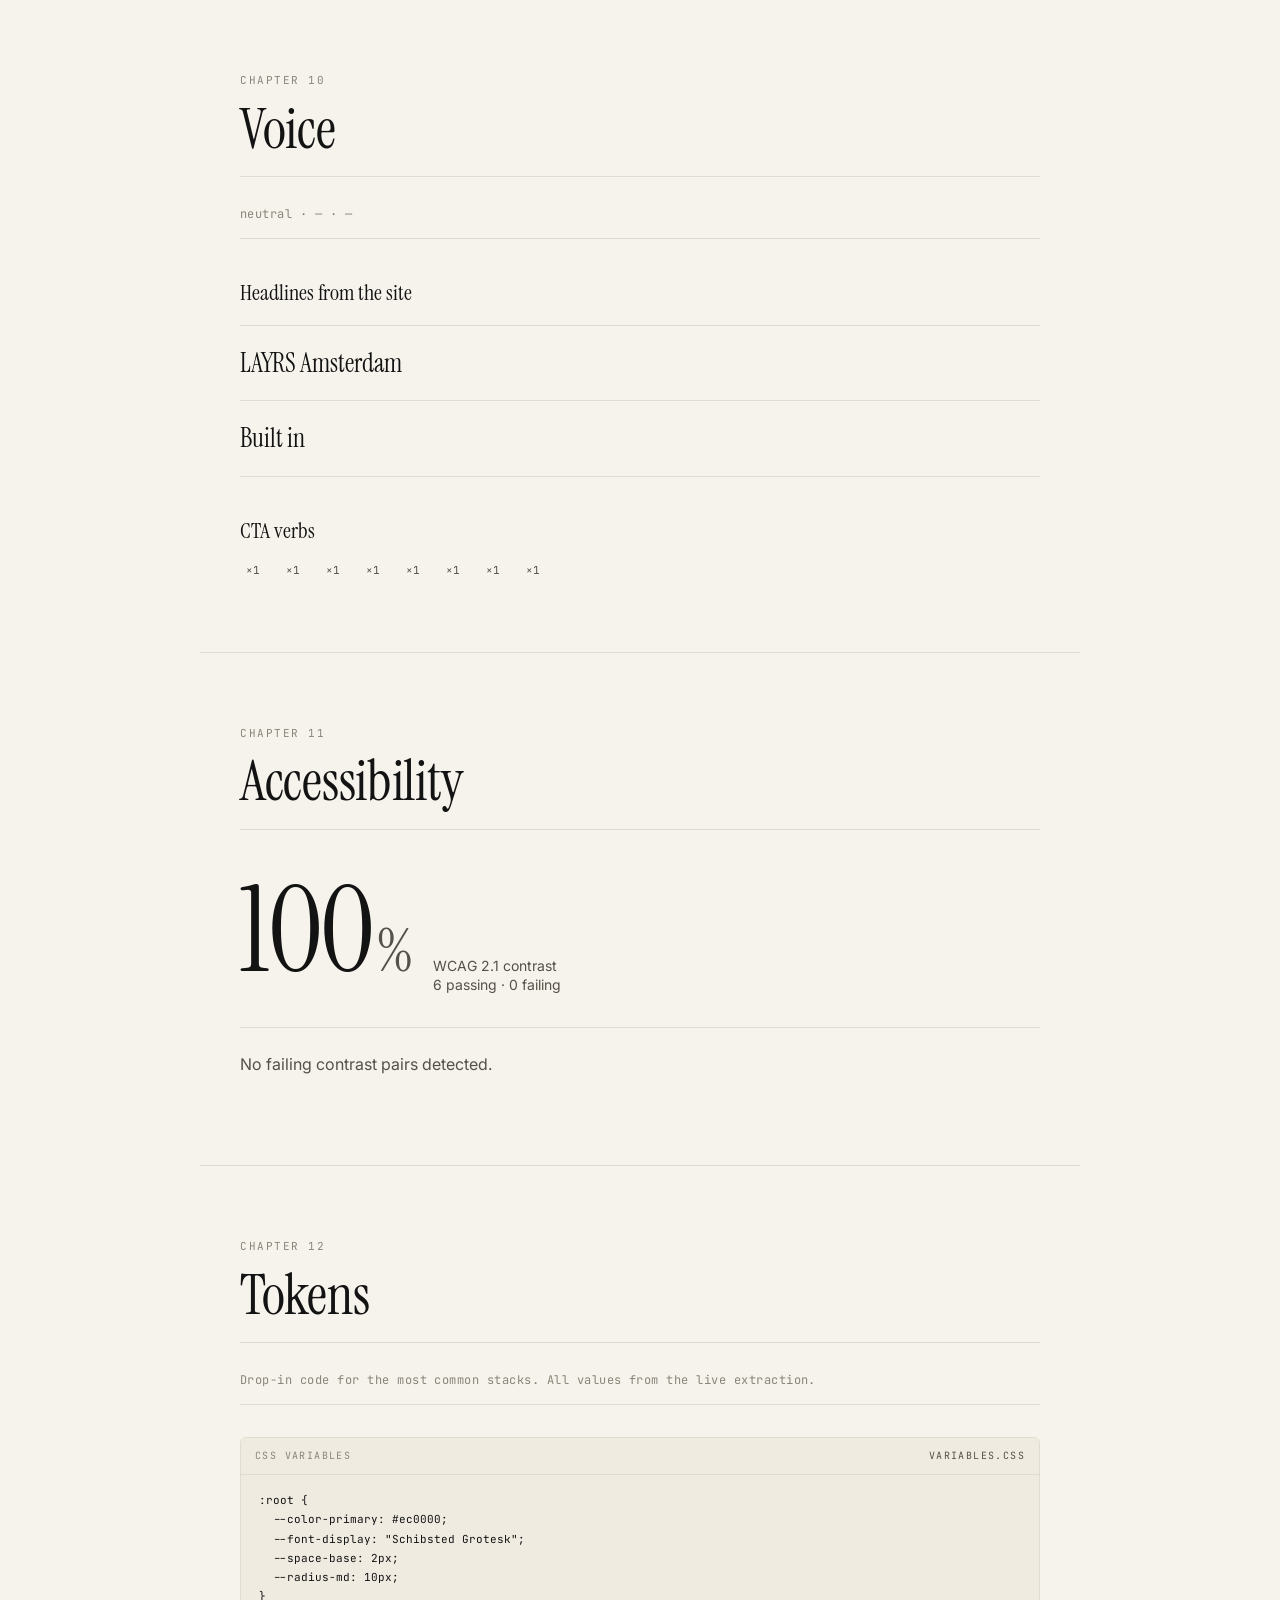
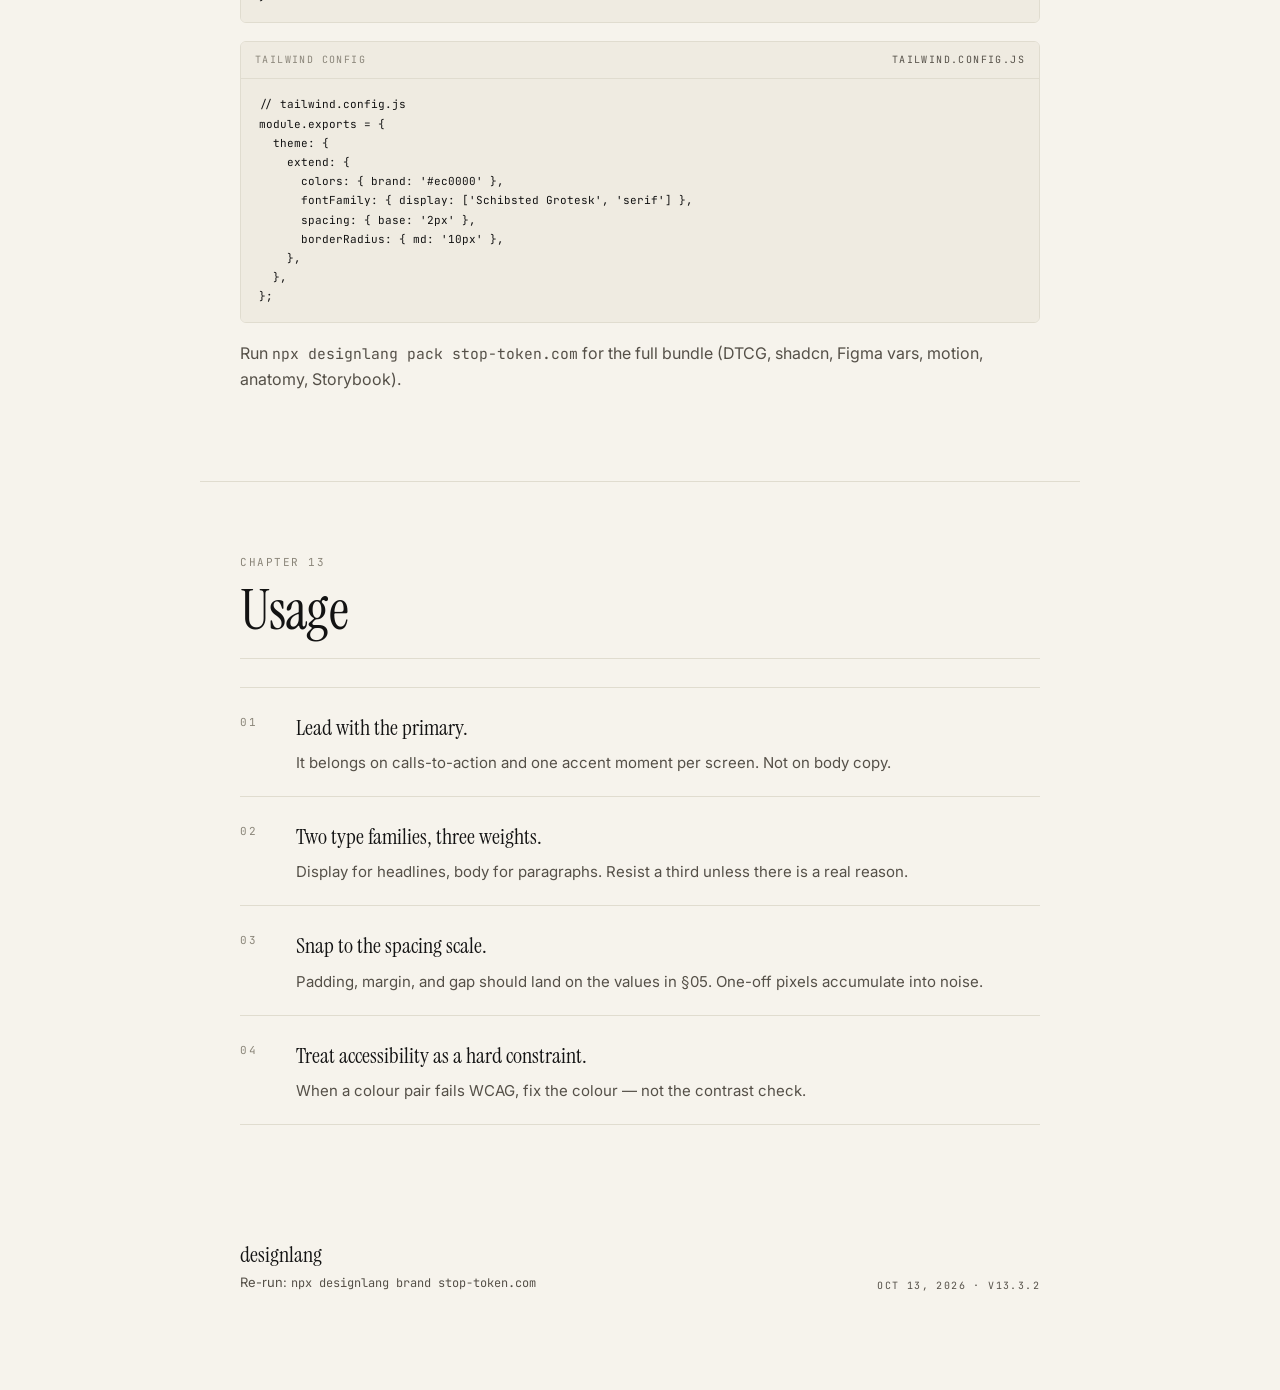
<file: design/amsterdam-extract/layrs-amsterdam.brand.html>
<!doctype html>
<html lang="en">
<head>
<meta charset="utf-8">
<meta name="viewport" content="width=device-width,initial-scale=1">
<title>stop-token.com · brand guidelines</title>
<meta name="description" content="Design-system documentation for stop-token.com: colour, type, spacing, motion, voice, accessibility, components, and drop-in tokens.">
<meta property="og:title" content="stop-token.com · brand guidelines">
<meta property="og:description" content="Design-system documentation for stop-token.com: colour, type, spacing, motion, voice, accessibility, components, and drop-in tokens.">
<meta property="og:type" content="article">
<meta name="twitter:card" content="summary_large_image">
<link rel="preconnect" href="https://fonts.googleapis.com">
<link rel="preconnect" href="https://fonts.gstatic.com" crossorigin>
<link href="https://fonts.googleapis.com/css2?family=Instrument%20Serif&family=Inter:wght@400;500;600&family=JetBrains%20Mono:wght@400;500&display=swap" rel="stylesheet">
<style>
  :root {
    --paper: #f6f3ec;
    --paper-2: #efebe1;
    --ink: #131313;
    --ink-soft: #555048;
    --ink-faint: #8a8579;
    --rule: #e0dccf;
    --accent: #ec0000;
    --display: 'Instrument Serif', 'Times New Roman', serif;
    --body: 'Inter', -apple-system, BlinkMacSystemFont, system-ui, sans-serif;
    --mono: 'JetBrains Mono', ui-monospace, 'SF Mono', monospace;
  }
  [data-theme="dark"] {
    --paper: #0d0c0a;
    --paper-2: #15140f;
    --ink: #ece8de;
    --ink-soft: #9d978a;
    --ink-faint: #5b574e;
    --rule: #292621;
  }
  * { box-sizing: border-box; }
  html { scroll-behavior: smooth; }
  html, body { margin: 0; padding: 0; }
  body {
    background: var(--paper);
    color: var(--ink);
    font-family: var(--body);
    font-size: 16px;
    line-height: 1.6;
    -webkit-font-smoothing: antialiased;
    -moz-osx-font-smoothing: grayscale;
    transition: background .25s, color .25s;
  }
  a { color: var(--ink); text-decoration: none; border-bottom: 1px solid var(--rule); padding-bottom: 1px; }
  a:hover { border-color: var(--ink); }
  code { font-family: var(--mono); font-size: 0.92em; }
  .muted { color: var(--ink-soft); }
  .summary { font-family: var(--mono); font-size: 12px; letter-spacing: .04em; color: var(--ink-faint); margin: 0 0 32px; padding-bottom: 14px; border-bottom: 1px solid var(--rule); }

  .wrap { max-width: 880px; margin: 0 auto; padding: 0 0 96px; }

  /* — Top bar — */
  .topbar { display: flex; justify-content: space-between; align-items: center; padding: 24px 40px; font-size: 13px; border-bottom: 1px solid var(--rule); }
  .brand { font-family: var(--display); font-size: 22px; }
  .brand a { color: var(--ink); text-decoration: none; border-bottom: 0; }
  .topbar nav { display: flex; gap: 18px; align-items: center; color: var(--ink-soft); }
  .theme-btn { background: transparent; border: 1px solid var(--rule); color: var(--ink-soft); font-size: 11px; padding: 6px 12px; border-radius: 999px; cursor: pointer; letter-spacing: .12em; text-transform: uppercase; font-family: var(--body); }
  .theme-btn:hover { color: var(--ink); border-color: var(--ink); }

  /* — Cover — */
  .cover { padding: 0; border-bottom: 1px solid var(--rule); }
  .cover-band {
    height: clamp(180px, 28vw, 320px);
    display: flex;
    align-items: flex-end;
    justify-content: space-between;
    padding: 32px 40px;
  }
  .cover-band-label {
    font-family: var(--mono);
    font-size: 11px;
    text-transform: uppercase;
    letter-spacing: .18em;
    opacity: 0.78;
  }
  .cover-band-hex code { font-family: var(--mono); font-size: 13px; opacity: 0.9; }
  .cover-body { padding: 56px 40px 64px; }
  .kicker { font-family: var(--mono); text-transform: uppercase; letter-spacing: .18em; font-size: 11px; color: var(--ink-soft); margin: 0 0 18px; }
  .cover-title {
    font-family: var(--display);
    font-weight: 400;
    font-size: clamp(56px, 11vw, 132px);
    line-height: .94;
    letter-spacing: -.02em;
    margin: 0 0 24px;
  }
  .cover-sub { font-size: 19px; line-height: 1.5; color: var(--ink-soft); max-width: 60ch; margin: 0 0 36px; }
  .cover-meta { display: grid; grid-template-columns: repeat(auto-fill, minmax(180px, 1fr)); gap: 22px 32px; padding: 28px 0 0; border-top: 1px solid var(--rule); margin: 0; }
  .cover-meta dt { font-family: var(--mono); font-size: 10px; text-transform: uppercase; letter-spacing: .14em; color: var(--ink-faint); margin-bottom: 4px; }
  .cover-meta dd { margin: 0; font-size: 15px; }

  /* — TOC — */
  .toc { padding: 56px 40px; border-bottom: 1px solid var(--rule); background: var(--paper-2); }
  .toc-title { font-family: var(--display); font-weight: 400; font-size: 28px; margin: 0 0 24px; }
  .toc ol { list-style: none; padding: 0; margin: 0; columns: 2; column-gap: 48px; }
  @media (max-width: 640px) { .toc ol { columns: 1; } .toc, .topbar, .cover-band, .cover-body { padding-left: 22px; padding-right: 22px; } }
  .toc li { padding: 10px 0; border-top: 1px solid var(--rule); break-inside: avoid; }
  .toc li:last-child { border-bottom: 1px solid var(--rule); }
  .toc a { display: flex; gap: 14px; align-items: baseline; border: 0; }
  .toc-num { font-family: var(--mono); font-size: 11px; color: var(--ink-faint); width: 26px; }
  .toc-label { font-family: var(--display); font-size: 18px; }

  /* — Sections — */
  section { padding: 72px 40px; border-bottom: 1px solid var(--rule); }
  section:last-of-type { border-bottom: 0; }
  @media (max-width: 640px) { section { padding: 48px 22px; } }
  .chapter-header { padding-bottom: 18px; margin-bottom: 28px; border-bottom: 1px solid var(--rule); }
  .sec-num { font-family: var(--mono); font-size: 11px; letter-spacing: .14em; color: var(--ink-faint); text-transform: uppercase; display: block; margin-bottom: 10px; }
  section h2 { font-family: var(--display); font-weight: 400; font-size: clamp(36px, 4.5vw, 56px); line-height: 1.04; letter-spacing: -.005em; margin: 0; }
  .sub { font-family: var(--display); font-weight: 400; font-size: 22px; margin: 36px 0 14px; }

  /* — Meta grid — */
  .meta-grid { display: grid; grid-template-columns: repeat(auto-fill, minmax(220px, 1fr)); gap: 18px 32px; padding: 0; margin: 0 0 24px; }
  .meta-grid > div { padding: 0; }
  .meta-grid dt { font-family: var(--mono); font-size: 10px; text-transform: uppercase; letter-spacing: .12em; color: var(--ink-faint); margin-bottom: 4px; }
  .meta-grid dd { margin: 0; font-size: 15px; }

  /* — Color section — */
  .brand-grid { display: grid; gap: 20px; margin: 0 0 28px; }
  .brand-grid-pair { grid-template-columns: 1fr 1fr; }
  @media (max-width: 640px) { .brand-grid-pair { grid-template-columns: 1fr; } }
  .brand-color { display: flex; flex-direction: column; gap: 14px; }
  .big-swatch {
    aspect-ratio: 1.9 / 1;
    border-radius: 8px;
    padding: 22px 24px;
    display: flex;
    flex-direction: column;
    justify-content: space-between;
    box-shadow: inset 0 0 0 1px rgba(0,0,0,.06);
  }
  .brand-color-primary .big-swatch { aspect-ratio: 2.6 / 1; }
  .big-swatch-name { font-family: var(--display); font-size: 32px; line-height: 1; }
  .big-swatch-hex { font-family: var(--mono); font-size: 14px; letter-spacing: .04em; opacity: 0.92; }
  .color-meta { display: grid; grid-template-columns: 1fr 1fr; gap: 0 24px; padding: 0; margin: 0; }
  .color-meta dt { font-family: var(--mono); font-size: 10px; text-transform: uppercase; letter-spacing: .12em; color: var(--ink-faint); margin-bottom: 2px; }
  .color-meta dd { margin: 0 0 10px; font-size: 14px; }

  .neutral-strip { display: grid; grid-template-columns: repeat(auto-fit, minmax(0, 1fr)); border: 1px solid var(--rule); border-radius: 6px; overflow: hidden; }
  .neutral-cell { aspect-ratio: 1.8 / 1; display: flex; align-items: flex-end; padding: 10px 12px; }
  .neutral-cell code { font-size: 11px; }

  .palette-grid { display: grid; grid-template-columns: repeat(auto-fill, minmax(110px, 1fr)); gap: 6px; }
  .mini-swatch { aspect-ratio: 1.6 / 1; border-radius: 5px; padding: 9px 11px; display: flex; align-items: flex-end; box-shadow: inset 0 0 0 1px rgba(0,0,0,.06); }
  .mini-swatch code { font-size: 10px; opacity: 0.92; }

  .callout {
    margin-top: 32px;
    padding: 14px 18px;
    background: rgba(0,0,0,.03);
    border-left: 2px solid var(--accent);
    border-radius: 0 4px 4px 0;
    font-size: 14px;
  }
  [data-theme="dark"] .callout { background: rgba(255,255,255,.04); }

  /* — Essence (ch.00) — */
  .essence-lede { font-family: var(--display); font-weight: 400; font-size: clamp(24px, 3.2vw, 38px); line-height: 1.22; letter-spacing: -.01em; margin: 0 0 34px; }
  .essence-arch { display: flex; flex-wrap: wrap; align-items: baseline; gap: 10px 18px; margin: 0 0 28px; padding-bottom: 24px; border-bottom: 1px solid var(--rule); }
  .essence-arch-name { font-family: var(--display); font-size: 30px; line-height: 1; }
  .essence-arch-meta { font-family: var(--mono); font-size: 11px; letter-spacing: .08em; color: var(--ink-faint); text-transform: uppercase; }
  .essence-chips { display: flex; flex-wrap: wrap; gap: 8px; margin: 0; padding: 0; list-style: none; }
  .essence-chips li { font-family: var(--mono); font-size: 12px; letter-spacing: .04em; text-transform: lowercase; padding: 6px 12px; border: 1px solid var(--rule); border-radius: 999px; }
  .axis-meters { display: grid; gap: 16px; margin: 0; }
  .axis-row { display: grid; grid-template-columns: 92px 1fr 92px; align-items: center; gap: 14px; }
  .axis-pole { font-family: var(--mono); font-size: 10px; text-transform: uppercase; letter-spacing: .1em; color: var(--ink-faint); }
  .axis-pole.r { text-align: right; }
  .axis-track { position: relative; height: 4px; background: var(--rule); border-radius: 2px; }
  .axis-track::before { content: ""; position: absolute; left: 50%; top: -4px; bottom: -4px; width: 1px; background: var(--ink-faint); opacity: .45; }
  .axis-dot { position: absolute; top: 50%; width: 12px; height: 12px; border-radius: 50%; background: var(--accent); transform: translate(-50%, -50%); box-shadow: 0 0 0 3px var(--paper); }
  .essence-evidence { list-style: none; padding: 0; margin: 0; display: grid; gap: 8px; }
  .essence-evidence li { font-family: var(--mono); font-size: 12px; line-height: 1.5; color: var(--ink-soft); padding-left: 14px; border-left: 1px solid var(--rule); }

  /* — Logo — */
  .logo-card { display: grid; grid-template-columns: 2fr 1fr; gap: 24px; align-items: center; padding: 24px 0; }
  @media (max-width: 640px) { .logo-card { grid-template-columns: 1fr; } }
  .logo-canvas { aspect-ratio: 16 / 9; background: var(--paper-2); border-radius: 8px; display: flex; align-items: center; justify-content: center; padding: 32px; box-shadow: inset 0 0 0 1px var(--rule); }
  .logo-canvas svg { max-width: 60%; max-height: 80%; }
  .logo-placeholder { font-family: var(--display); font-size: 36px; color: var(--ink-soft); }
  .logo-meta { grid-template-columns: 1fr; }

  /* — Type — */
  .specimen { padding: 18px 0 26px; }
  .spec-line { line-height: 1.05; margin: 0 0 18px; letter-spacing: -.01em; }
  .spec-display { font-weight: 400; }
  .spec-body { color: var(--ink-soft); font-style: italic; }
  .scale-table { width: 100%; border-collapse: collapse; font-size: 14px; }
  .scale-table th, .scale-table td { padding: 14px 8px; text-align: left; border-bottom: 1px solid var(--rule); vertical-align: middle; }
  .scale-table th { font-family: var(--mono); font-size: 10px; text-transform: uppercase; letter-spacing: .12em; color: var(--ink-faint); border-bottom: 1px solid var(--ink); }
  .scale-table .t-step { width: 64px; }
  .scale-table .t-size { width: 80px; }
  .scale-table .t-sample { color: var(--ink); white-space: nowrap; overflow: hidden; text-overflow: ellipsis; }

  /* — Spacing — */
  .space-rhythm { display: flex; flex-direction: column; gap: 10px; padding: 8px 0; }
  .space-step { display: flex; align-items: center; gap: 14px; }
  .space-block { height: 14px; background: var(--ink); border-radius: 2px; flex: 0 0 auto; }
  [data-theme="dark"] .space-block { background: var(--ink); }
  .space-step code { font-size: 11px; color: var(--ink-soft); min-width: 56px; }

  /* — Shape — */
  .radii-row, .shadows-row { display: grid; gap: 16px; }
  .radii-row { grid-template-columns: repeat(auto-fill, minmax(96px, 1fr)); }
  .shadows-row { grid-template-columns: repeat(auto-fill, minmax(160px, 1fr)); }
  .radius-card, .shadow-card { display: flex; flex-direction: column; gap: 10px; align-items: flex-start; }
  .radius-block { width: 96px; height: 96px; background: var(--paper-2); box-shadow: inset 0 0 0 1px var(--rule); }
  .shadow-block { width: 100%; height: 96px; background: var(--paper); border-radius: 10px; }
  [data-theme="dark"] .shadow-block { background: var(--paper-2); }
  .radius-card code, .shadow-card code { font-size: 11px; color: var(--ink-soft); }

  /* — Iconography — */
  .icon-grid { display: grid; grid-template-columns: repeat(auto-fill, minmax(56px, 1fr)); gap: 10px; }
  .icon-cell { aspect-ratio: 1; display: flex; align-items: center; justify-content: center; border: 1px solid var(--rule); border-radius: 6px; padding: 10px; background: var(--paper-2); }
  .icon-cell svg { width: 100%; height: 100%; }

  /* — Motion — */
  .motion-tempo { display: flex; flex-direction: column; gap: 10px; }
  .tempo-item { display: flex; align-items: center; gap: 14px; }
  .tempo-bar { height: 6px; border-radius: 999px; min-width: 24px; opacity: 0.8; flex: 0 0 auto; animation: tempoSlide var(--dur, 600ms) cubic-bezier(.2,.7,.2,1) infinite alternate; }
  @keyframes tempoSlide { from { width: 24px; opacity: 0.5; } to { width: 280px; opacity: 0.95; } }
  .tempo-item code { font-family: var(--mono); font-size: 12px; color: var(--ink-soft); min-width: 120px; }
  .easings { list-style: none; padding: 0; margin: 0; display: flex; flex-wrap: wrap; gap: 10px; }
  .easings li { padding: 6px 12px; background: var(--paper-2); border: 1px solid var(--rule); border-radius: 4px; font-size: 12px; }

  /* — Components — */
  .mock-grid { display: grid; grid-template-columns: 1fr 1.4fr; gap: 24px; align-items: start; padding: 8px 0 28px; }
  @media (max-width: 640px) { .mock-grid { grid-template-columns: 1fr; } }
  .mock-button { display: flex; flex-direction: column; gap: 14px; padding: 32px; background: var(--paper-2); border-radius: 12px; box-shadow: inset 0 0 0 1px var(--rule); align-items: flex-start; }
  .m-btn { font-family: var(--body); font-size: 14px; font-weight: 500; padding: 12px 22px; border: 1px solid transparent; cursor: pointer; }
  .m-btn-secondary { background: transparent; border-style: solid; border-width: 1px; }
  .mock-card { padding: 26px 28px; box-shadow: inset 0 0 0 1px var(--rule); }
  .m-card-eyebrow { font-family: var(--mono); font-size: 10px; text-transform: uppercase; letter-spacing: .14em; color: var(--ink-faint); }
  .m-card-title { font-family: var(--display); font-weight: 400; font-size: 26px; margin: 8px 0 8px; line-height: 1.1; }
  .m-card-body { margin: 0 0 14px; font-size: 14px; color: var(--ink-soft); line-height: 1.5; }
  .m-card-link { font-family: var(--body); font-size: 13px; font-weight: 500; border: 0; padding: 0; }

  .component-list { display: flex; flex-direction: column; }
  .component-card { padding: 18px 0; border-top: 1px solid var(--rule); }
  .component-card:last-of-type { border-bottom: 1px solid var(--rule); }
  .component-card h4 { font-family: var(--display); font-weight: 400; font-size: 22px; margin: 0 0 14px; }

  /* — Voice — */
  .quotes { list-style: none; padding: 0; margin: 0; }
  .quotes li {
    font-family: var(--display);
    font-size: 26px;
    line-height: 1.18;
    padding: 22px 0;
    border-top: 1px solid var(--rule);
    color: var(--ink);
  }
  .quotes li:last-child { border-bottom: 1px solid var(--rule); }
  .cta-verbs { list-style: none; padding: 0; margin: 0; display: flex; flex-wrap: wrap; gap: 8px 20px; }
  .cta-verbs li { display: flex; align-items: baseline; gap: 6px; font-size: 14px; }
  .cta-verbs code { font-size: 13px; }
  .cta-verbs .muted { font-family: var(--mono); font-size: 11px; }

  /* — Accessibility — */
  .a11y-score { display: flex; align-items: baseline; gap: 24px; padding: 12px 0 32px; border-bottom: 1px solid var(--rule); margin-bottom: 24px; }
  .a11y-num { font-family: var(--display); font-size: clamp(72px, 10vw, 120px); line-height: 1; letter-spacing: -.02em; }
  .a11y-suffix { font-size: 0.5em; color: var(--ink-soft); margin-left: 4px; }
  .a11y-label { color: var(--ink-soft); font-size: 14px; line-height: 1.4; }
  .a11y-pairs { display: grid; grid-template-columns: repeat(auto-fill, minmax(220px, 1fr)); gap: 18px; }
  .a11y-pair { display: flex; flex-direction: column; gap: 12px; }
  .a11y-stack { padding: 22px 18px; border-radius: 6px; box-shadow: inset 0 0 0 1px rgba(0,0,0,.06); display: flex; justify-content: space-between; align-items: center; }
  .a11y-Aa { font-family: var(--display); font-size: 32px; line-height: 1; }
  .a11y-ratio { font-family: var(--mono); font-size: 12px; opacity: 0.9; }
  .a11y-pair dl { display: grid; grid-template-columns: 1fr 1fr; gap: 0 12px; padding: 0; margin: 0; }
  .a11y-pair dt { font-family: var(--mono); font-size: 9px; text-transform: uppercase; letter-spacing: .14em; color: var(--ink-faint); }
  .a11y-pair dd { margin: 0 0 4px; font-size: 12px; }
  .remediation { list-style: none; padding: 0; margin: 0; }
  .remediation li { padding: 10px 0; border-top: 1px solid var(--rule); }
  .remediation li:last-child { border-bottom: 1px solid var(--rule); }

  /* — Tokens — */
  .codeblock-wrap { margin: 0 0 18px; border: 1px solid var(--rule); border-radius: 6px; overflow: hidden; }
  .codeblock-head { display: flex; justify-content: space-between; padding: 10px 14px; font-family: var(--mono); font-size: 10px; text-transform: uppercase; letter-spacing: .14em; color: var(--ink-faint); background: var(--paper-2); border-bottom: 1px solid var(--rule); }
  .codeblock { background: var(--paper-2); padding: 16px 18px; overflow-x: auto; font-family: var(--mono); font-size: 12px; line-height: 1.6; margin: 0; color: var(--ink); }

  /* — Usage — */
  .usage-list { padding: 0; margin: 0; counter-reset: rule; list-style: none; }
  .usage-list li { padding: 22px 0; border-top: 1px solid var(--rule); position: relative; padding-left: 56px; counter-increment: rule; }
  .usage-list li:last-child { border-bottom: 1px solid var(--rule); }
  .usage-list li::before { content: counter(rule, decimal-leading-zero); position: absolute; left: 0; top: 26px; font-family: var(--mono); font-size: 11px; color: var(--ink-faint); letter-spacing: .14em; }
  .usage-title { font-family: var(--display); font-weight: 400; font-size: 22px; margin: 0 0 6px; }
  .usage-body { margin: 0; color: var(--ink-soft); font-size: 15px; line-height: 1.55; }

  /* — Footer — */
  footer { padding: 40px 40px 0; font-size: 13px; color: var(--ink-soft); display: flex; justify-content: space-between; align-items: end; flex-wrap: wrap; gap: 16px; }
  footer .sig { font-family: var(--display); font-size: 22px; color: var(--ink); }
  footer .stamp { font-family: var(--mono); font-size: 10px; text-transform: uppercase; letter-spacing: .14em; }
  @media (max-width: 640px) { footer { padding: 40px 22px 0; } }

  /* — Print — */
  @media print {
    body { background: white; color: black; }
    .topbar nav, .theme-btn { display: none; }
    .cover, .toc, section { page-break-inside: avoid; border-color: #ddd; padding: 36px 32px; }
    .cover-band { background-color: var(--accent) !important; -webkit-print-color-adjust: exact; print-color-adjust: exact; }
    .toc, .cover { page-break-after: always; }
    section { page-break-before: always; page-break-after: always; break-before: page; }
    .topbar { display: none !important; }
    .scale-table, .a11y-pair, .component-card { page-break-inside: avoid; }
  }
</style>
</head>
<body>
  <header class="topbar">
    <div class="brand"><a href="https://designlang.app">designlang</a></div>
    <nav>
      <span>Brand guidelines</span>
      <button class="theme-btn" id="themeBtn" type="button">Theme</button>
    </nav>
  </header>

  <main class="wrap">
    
    <section class="cover" id="cover" aria-labelledby="cover-title">
      <div class="cover-band" style="background:#ec0000;color:#ffffff">
        <span class="cover-band-label">Brand guidelines</span>
        <span class="cover-band-hex"><code>#ec0000</code></span>
      </div>
      <div class="cover-body">
        <p class="kicker">October 13, 2026</p>
        <h1 id="cover-title" class="cover-title">stop-token.com</h1>
        <p class="cover-sub">A reading of the visual language at <a href="https://stop-token.com/lab/amsterdam/" target="_blank" rel="noopener">https://stop-token.com/lab/amsterdam/</a>. Every token, every rule, every component — captured from the live site.</p>
        <dl class="cover-meta">
          <div><dt>Page intent</dt><dd>blog-post</dd></div>
          <div><dt>System grade</dt><dd>A <span class="muted">91/100</span></dd></div>
          <div><dt>Tokens</dt><dd>15 colours · 9 sizes</dd></div>
          <div><dt>Generated</dt><dd>designlang</dd></div>
        </dl>
      </div>
    </section>
    
    <nav class="toc" aria-label="Table of contents">
      <h2 class="toc-title">Contents</h2>
      <ol>
        <li><a href="#essence"><span class="toc-num">00</span><span class="toc-label">Essence</span></a></li><li><a href="#about"><span class="toc-num">01</span><span class="toc-label">About</span></a></li><li><a href="#logo"><span class="toc-num">02</span><span class="toc-label">Logo</span></a></li><li><a href="#color"><span class="toc-num">03</span><span class="toc-label">Colour</span></a></li><li><a href="#type"><span class="toc-num">04</span><span class="toc-label">Typography</span></a></li><li><a href="#spacing"><span class="toc-num">05</span><span class="toc-label">Spacing</span></a></li><li><a href="#shape"><span class="toc-num">06</span><span class="toc-label">Shape</span></a></li><li><a href="#iconography"><span class="toc-num">07</span><span class="toc-label">Iconography</span></a></li><li><a href="#motion"><span class="toc-num">08</span><span class="toc-label">Motion</span></a></li><li><a href="#components"><span class="toc-num">09</span><span class="toc-label">Components</span></a></li><li><a href="#voice"><span class="toc-num">10</span><span class="toc-label">Voice</span></a></li><li><a href="#accessibility"><span class="toc-num">11</span><span class="toc-label">Accessibility</span></a></li><li><a href="#tokens"><span class="toc-num">12</span><span class="toc-label">Tokens</span></a></li><li><a href="#usage"><span class="toc-num">13</span><span class="toc-label">Usage</span></a></li>
      </ol>
    </nav>
    
    <section id="essence">
      
    <header class="chapter-header">
      <span class="sec-num">Chapter 00</span>
      <h2>Essence</h2>
    </header>
      <p class="essence-lede">stop-token.com is a Jester brand — kinetic, warm, bold, modern and fun — anchored on #ec0000 and Schibsted Grotesk, mixed motion.</p>

      <div class="essence-arch">
        <span class="essence-arch-name">Jester</span>
        <span class="essence-arch-meta">archetype · 83% fit · vs Creator</span>
      </div>

      
        <h3 class="sub">Adjectives</h3>
        <ul class="essence-chips"><li>kinetic</li><li>warm</li><li>bold</li><li>modern</li><li>fun</li></ul>
      

      <h3 class="sub">Personality axes</h3>
      <div class="axis-meters">
        
    <div class="axis-row">
      <span class="axis-pole">Cool</span>
      <div class="axis-track" role="img" aria-label="Warmth: 0.77">
        <span class="axis-dot" style="left:88.5%"></span>
      </div>
      <span class="axis-pole r">Warm</span>
    </div>
        
    <div class="axis-row">
      <span class="axis-pole">Composed</span>
      <div class="axis-track" role="img" aria-label="Energy: 0.82">
        <span class="axis-dot" style="left:91.0%"></span>
      </div>
      <span class="axis-pole r">Kinetic</span>
    </div>
        
    <div class="axis-row">
      <span class="axis-pole">Understated</span>
      <div class="axis-track" role="img" aria-label="Weight: 0.6">
        <span class="axis-dot" style="left:80.0%"></span>
      </div>
      <span class="axis-pole r">Bold</span>
    </div>
        
    <div class="axis-row">
      <span class="axis-pole">Timeless</span>
      <div class="axis-track" role="img" aria-label="Era: 0.35">
        <span class="axis-dot" style="left:67.5%"></span>
      </div>
      <span class="axis-pole r">Modern</span>
    </div>
      </div>

      
        <h3 class="sub">Evidence</h3>
        <ul class="essence-evidence"><li>50px median radius → kinetic (energy +0.82)</li><li>#ec0000 at 0° reads warm → warm (warmth +0.77)</li><li>heaviest weight 800, 4.6:1 brand contrast → bold (weight +0.6)</li><li>Axis fingerprint nearest the Jester archetype (83% fit, vs Creator).</li></ul>
      
    </section>
    
    <section id="about">
      
    <header class="chapter-header">
      <span class="sec-num">Chapter 01</span>
      <h2>About</h2>
    </header>
      <dl class="meta-grid">
        <div><dt>Page intent</dt><dd>blog-post <span class="muted">35% confidence</span></dd></div>
        <div><dt>Material language</dt><dd>material-you</dd></div>
        <div><dt>Imagery style</dt><dd>none</dd></div>
        <div><dt>Component library</dt><dd>unknown</dd></div>
        <div><dt>Stack</dt><dd>unknown</dd></div>
        <div><dt>Voice tone</dt><dd>neutral</dd></div>
      </dl>
    </section>
    
    <section id="logo">
      
    <header class="chapter-header">
      <span class="sec-num">Chapter 02</span>
      <h2>Logo</h2>
    </header>
      <div class="logo-card">
        <div class="logo-canvas" aria-label="Extracted logo on canvas">
          <span class="logo-placeholder">stop-token.com</span>
        </div>
        <dl class="meta-grid logo-meta">
          <div><dt>Source</dt><dd>inferred</dd></div>
          <div><dt>Dimensions</dt><dd>—</dd></div>
          <div><dt>Aspect</dt><dd>—</dd></div>
          <div><dt>Format</dt><dd>unknown</dd></div>
        </dl>
      </div>
    </section>
    
    <section id="color">
      
    <header class="chapter-header">
      <span class="sec-num">Chapter 03</span>
      <h2>Colour</h2>
    </header>
      <p class="summary">1 primary · 1 secondary · 1 accent · 3 neutrals · 15 total</p>

      <div class="brand-grid brand-grid-primary">
    <article class="brand-color brand-color-primary">
      <div class="big-swatch" style="background:#ec0000;color:#ffffff">
        <span class="big-swatch-name">Primary</span>
        <span class="big-swatch-hex">#EC0000</span>
      </div>
      <dl class="color-meta">
        <div><dt>RGB</dt><dd><code>236, 0, 0</code></dd></div>
        <div><dt>HSL</dt><dd><code>0°, 100%, 46%</code></dd></div>
      </dl>
    </article></div>

      
        <div class="brand-grid brand-grid-pair">
          
    <article class="brand-color brand-color-secondary">
      <div class="big-swatch" style="background:#d97a2b;color:#ffffff">
        <span class="big-swatch-name">Secondary</span>
        <span class="big-swatch-hex">#D97A2B</span>
      </div>
      <dl class="color-meta">
        <div><dt>RGB</dt><dd><code>217, 122, 43</code></dd></div>
        <div><dt>HSL</dt><dd><code>27°, 70%, 51%</code></dd></div>
      </dl>
    </article>
          
    <article class="brand-color brand-color-accent">
      <div class="big-swatch" style="background:#e5b13a;color:#ffffff">
        <span class="big-swatch-name">Accent</span>
        <span class="big-swatch-hex">#E5B13A</span>
      </div>
      <dl class="color-meta">
        <div><dt>RGB</dt><dd><code>229, 177, 58</code></dd></div>
        <div><dt>HSL</dt><dd><code>42°, 77%, 56%</code></dd></div>
      </dl>
    </article>
        </div>
      

      
        <h3 class="sub">Neutrals</h3>
        <div class="neutral-strip">
          <div class="neutral-cell" style="background:#000000;color:#ffffff"><code>#000000</code></div><div class="neutral-cell" style="background:#5d6266;color:#ffffff"><code>#5D6266</code></div><div class="neutral-cell" style="background:#ffffff;color:#0a0a0a"><code>#FFFFFF</code></div>
        </div>
      

      <h3 class="sub">Full palette</h3>
      <div class="palette-grid">
        <div class="mini-swatch" style="background:#000000;color:#ffffff"><code>#000000</code></div><div class="mini-swatch" style="background:#5d6266;color:#ffffff"><code>#5D6266</code></div><div class="mini-swatch" style="background:#ffffff;color:#0a0a0a"><code>#FFFFFF</code></div><div class="mini-swatch" style="background:#e4e8ea;color:#0a0a0a"><code>#E4E8EA</code></div><div class="mini-swatch" style="background:#ec0000;color:#ffffff"><code>#EC0000</code></div><div class="mini-swatch" style="background:#4a1410;color:#ffffff"><code>#4A1410</code></div><div class="mini-swatch" style="background:#8c1c13;color:#ffffff"><code>#8C1C13</code></div><div class="mini-swatch" style="background:#c0462b;color:#ffffff"><code>#C0462B</code></div><div class="mini-swatch" style="background:#d97a2b;color:#ffffff"><code>#D97A2B</code></div><div class="mini-swatch" style="background:#e5b13a;color:#ffffff"><code>#E5B13A</code></div><div class="mini-swatch" style="background:#8e9f3c;color:#ffffff"><code>#8E9F3C</code></div><div class="mini-swatch" style="background:#3f8f6b;color:#ffffff"><code>#3F8F6B</code></div><div class="mini-swatch" style="background:#2c7391;color:#ffffff"><code>#2C7391</code></div><div class="mini-swatch" style="background:#3a4f9a;color:#ffffff"><code>#3A4F9A</code></div><div class="mini-swatch" style="background:#6a3f8f;color:#ffffff"><code>#6A3F8F</code></div>
      </div>

      
        <p class="callout"><strong>WCAG 100%</strong> · 6 passing pairs · 0 failing. Full breakdown in §11.</p>
      
    </section>
    
    <section id="type">
      
    <header class="chapter-header">
      <span class="sec-num">Chapter 04</span>
      <h2>Typography</h2>
    </header>
      <p class="summary">1 families · 9 sizes · 5 weights</p>

      <dl class="meta-grid">
        <div><dt>Display</dt><dd>Schibsted Grotesk</dd></div>
        <div><dt>Body</dt><dd>Schibsted Grotesk</dd></div>
        <div><dt>Weights</dt><dd>400, 500, 700, 600, 800</dd></div>
      </dl>

      <h3 class="sub">Specimen</h3>
      <div class="specimen" style="font-family: Schibsted Grotesk, 'Instrument Serif', serif;">
        <div class="spec-line spec-display" style="font-size: 64px">LAYRS
Amsterdam</div>
        <div class="spec-line spec-body" style="font-size: 24px">Built in</div>
      </div>

      <h3 class="sub">Scale</h3>
      <table class="scale-table">
        <thead><tr><th class="t-step">Step</th><th class="t-size">Size</th><th class="t-sample">Sample</th></tr></thead>
        <tbody>
          
            <tr>
              <td class="t-step"><code>t00</code></td>
              <td class="t-size"><code>64px</code></td>
              <td class="t-sample" style="font-size:56px; font-family: Schibsted Grotesk, 'Instrument Serif', serif; line-height: 1;">LAYRS
Amsterdam</td>
            </tr>
          
            <tr>
              <td class="t-step"><code>t01</code></td>
              <td class="t-size"><code>56px</code></td>
              <td class="t-sample" style="font-size:56px; font-family: Schibsted Grotesk, 'Instrument Serif', serif; line-height: 1;">LAYRS
Amsterdam</td>
            </tr>
          
            <tr>
              <td class="t-step"><code>t02</code></td>
              <td class="t-size"><code>26px</code></td>
              <td class="t-sample" style="font-size:26px; font-family: Schibsted Grotesk, 'Instrument Serif', serif; line-height: 1;">LAYRS
Amsterdam</td>
            </tr>
          
            <tr>
              <td class="t-step"><code>t03</code></td>
              <td class="t-size"><code>18px</code></td>
              <td class="t-sample" style="font-size:18px; font-family: Schibsted Grotesk, 'Instrument Serif', serif; line-height: 1;">LAYRS
Amsterdam</td>
            </tr>
          
            <tr>
              <td class="t-step"><code>t04</code></td>
              <td class="t-size"><code>15px</code></td>
              <td class="t-sample" style="font-size:15px; font-family: Schibsted Grotesk, 'Instrument Serif', serif; line-height: 1;">LAYRS
Amsterdam</td>
            </tr>
          
            <tr>
              <td class="t-step"><code>t05</code></td>
              <td class="t-size"><code>14px</code></td>
              <td class="t-sample" style="font-size:14px; font-family: Schibsted Grotesk, 'Instrument Serif', serif; line-height: 1;">LAYRS
Amsterdam</td>
            </tr>
          
            <tr>
              <td class="t-step"><code>t06</code></td>
              <td class="t-size"><code>13px</code></td>
              <td class="t-sample" style="font-size:13px; font-family: Schibsted Grotesk, 'Instrument Serif', serif; line-height: 1;">LAYRS
Amsterdam</td>
            </tr>
          
            <tr>
              <td class="t-step"><code>t07</code></td>
              <td class="t-size"><code>12px</code></td>
              <td class="t-sample" style="font-size:12px; font-family: Schibsted Grotesk, 'Instrument Serif', serif; line-height: 1;">LAYRS
Amsterdam</td>
            </tr>
          
            <tr>
              <td class="t-step"><code>t08</code></td>
              <td class="t-size"><code>8.69565px</code></td>
              <td class="t-sample" style="font-size:8.69565px; font-family: Schibsted Grotesk, 'Instrument Serif', serif; line-height: 1;">LAYRS
Amsterdam</td>
            </tr>
          
        </tbody>
      </table>
    </section>
    
    <section id="spacing">
      
    <header class="chapter-header">
      <span class="sec-num">Chapter 05</span>
      <h2>Spacing</h2>
    </header>
      <p class="summary">Base 2px · 10 steps captured</p>

      <h3 class="sub">Rhythm</h3>
      <div class="space-rhythm">
        
          <div class="space-step">
            <div class="space-block" style="width:1.6px"></div>
            <code>1px</code>
          </div>
        
          <div class="space-step">
            <div class="space-block" style="width:9.600000000000001px"></div>
            <code>6px</code>
          </div>
        
          <div class="space-step">
            <div class="space-block" style="width:19.200000000000003px"></div>
            <code>12px</code>
          </div>
        
          <div class="space-step">
            <div class="space-block" style="width:22.400000000000002px"></div>
            <code>14px</code>
          </div>
        
          <div class="space-step">
            <div class="space-block" style="width:25.6px"></div>
            <code>16px</code>
          </div>
        
          <div class="space-step">
            <div class="space-block" style="width:28.8px"></div>
            <code>18px</code>
          </div>
        
          <div class="space-step">
            <div class="space-block" style="width:35.2px"></div>
            <code>22px</code>
          </div>
        
          <div class="space-step">
            <div class="space-block" style="width:41.6px"></div>
            <code>26px</code>
          </div>
        
          <div class="space-step">
            <div class="space-block" style="width:44.800000000000004px"></div>
            <code>28px</code>
          </div>
        
          <div class="space-step">
            <div class="space-block" style="width:49.6px"></div>
            <code>31px</code>
          </div>
        
      </div>
    </section>
    
    <section id="shape">
      
    <header class="chapter-header">
      <span class="sec-num">Chapter 06</span>
      <h2>Shape</h2>
    </header>
      <p class="summary">4 radii · 4 elevation tiers</p>

      <h3 class="sub">Border radii</h3>
      <div class="radii-row">
        
          <div class="radius-card">
            <div class="radius-block" style="border-radius:2px"></div>
            <code>2px</code>
          </div>
        
          <div class="radius-card">
            <div class="radius-block" style="border-radius:10px"></div>
            <code>10px</code>
          </div>
        
          <div class="radius-card">
            <div class="radius-block" style="border-radius:50px"></div>
            <code>50px</code>
          </div>
        
          <div class="radius-card">
            <div class="radius-block" style="border-radius:999px"></div>
            <code>999px</code>
          </div>
        
      </div>

      
        <h3 class="sub">Elevation</h3>
        <div class="shadows-row">
          
              <div class="shadow-card">
                <div class="shadow-block" style="box-shadow:rgb(207, 213, 216) 0px 1px 0px 0px"></div>
                <code>xs</code>
              </div>
            
              <div class="shadow-card">
                <div class="shadow-block" style="box-shadow:rgba(30, 40, 50, 0.16) 0px 8px 28px 0px"></div>
                <code>sm</code>
              </div>
            
              <div class="shadow-card">
                <div class="shadow-block" style="box-shadow:rgba(30, 40, 50, 0.2) 0px 10px 34px 0px"></div>
                <code>md</code>
              </div>
            
              <div class="shadow-card">
                <div class="shadow-block" style="box-shadow:rgba(30, 40, 50, 0.25) 0px 20px 60px 0px"></div>
                <code>lg</code>
              </div>
            
        </div>
      
    </section>
    
    <section id="iconography">
      
    <header class="chapter-header">
      <span class="sec-num">Chapter 07</span>
      <h2>Iconography</h2>
    </header>
      <p class="summary">unknown · 2 captured</p>

      <dl class="meta-grid">
        <div><dt>Library</dt><dd>unknown</dd></div>
        <div><dt>Confidence</dt><dd>0%</dd></div>
        <div><dt>Stroke style</dt><dd>—</dd></div>
      </dl>

      
        <div class="icon-grid">
          <div class="icon-cell"><code>icon</code></div><div class="icon-cell"><code>icon</code></div>
        </div>
      
    </section>
    
    <section id="motion">
      
    <header class="chapter-header">
      <span class="sec-num">Chapter 08</span>
      <h2>Motion</h2>
    </header>
      <p class="summary">Feel: mixed · 0 durations · 0 easings</p>

      

      
    </section>
    
    <section id="components">
      
    <header class="chapter-header">
      <span class="sec-num">Chapter 09</span>
      <h2>Components</h2>
    </header>
      <p class="summary">unknown · 1 component patterns captured</p>

      <h3 class="sub">Mocks</h3>
      <div class="mock-grid">
        <div class="mock-button">
          <button type="button" class="m-btn m-btn-primary" style="background:#ec0000;color:#ffffff;border-radius:10px">Primary action</button>
          <button type="button" class="m-btn m-btn-secondary" style="border-radius:10px;border-color:#ec0000;color:#ec0000">Secondary</button>
        </div>
        <div class="mock-card" style="background:#ffffff;color:#000000;border-radius:15px">
          <span class="m-card-eyebrow">Card</span>
          <h4 class="m-card-title">Built from these tokens</h4>
          <p class="m-card-body">Radius, primary, surface, text — all sampled from the live site.</p>
          <a class="m-card-link" href="#" style="color:#ec0000">Read more →</a>
        </div>
      </div>

      
        <h3 class="sub">Detected patterns</h3>
        <div class="component-list">
          
            <article class="component-card">
              <h4>button</h4>
              <dl class="meta-grid">
                <div><dt>Slots</dt><dd>label, icon, badge</dd></div>
                <div><dt>Variants</dt><dd>—</dd></div>
                <div><dt>Sizes</dt><dd>—</dd></div>
              </dl>
            </article>
          
        </div>
      
    </section>
    
    <section id="voice">
      
    <header class="chapter-header">
      <span class="sec-num">Chapter 10</span>
      <h2>Voice</h2>
    </header>
      <p class="summary">neutral · — · —</p>

      
        <h3 class="sub">Headlines from the site</h3>
        <ul class="quotes">
          <li>LAYRS
Amsterdam</li><li>Built in</li>
        </ul>
      

      
        <h3 class="sub">CTA verbs</h3>
        <ul class="cta-verbs">
          <li><code></code><span class="muted">×1</span></li><li><code></code><span class="muted">×1</span></li><li><code></code><span class="muted">×1</span></li><li><code></code><span class="muted">×1</span></li><li><code></code><span class="muted">×1</span></li><li><code></code><span class="muted">×1</span></li><li><code></code><span class="muted">×1</span></li><li><code></code><span class="muted">×1</span></li>
        </ul>
      
    </section>
    
    <section id="accessibility">
      
    <header class="chapter-header">
      <span class="sec-num">Chapter 11</span>
      <h2>Accessibility</h2>
    </header>

      <div class="a11y-score">
        <span class="a11y-num">100<span class="a11y-suffix">%</span></span>
        <span class="a11y-label">WCAG 2.1 contrast<br>6 passing · 0 failing</span>
      </div>

      <p class="muted">No failing contrast pairs detected.</p>

      
    </section>
    
    <section id="tokens">
      
    <header class="chapter-header">
      <span class="sec-num">Chapter 12</span>
      <h2>Tokens</h2>
    </header>
      <p class="summary">Drop-in code for the most common stacks. All values from the live extraction.</p>

      <div class="codeblock-wrap">
        <div class="codeblock-head"><span>CSS variables</span><span class="muted">variables.css</span></div>
        <pre class="codeblock"><code>:root {
  --color-primary: #ec0000;
  --font-display: &quot;Schibsted Grotesk&quot;;
  --space-base: 2px;
  --radius-md: 10px;
}</code></pre>
      </div>

      <div class="codeblock-wrap">
        <div class="codeblock-head"><span>Tailwind config</span><span class="muted">tailwind.config.js</span></div>
        <pre class="codeblock"><code>// tailwind.config.js
module.exports = {
  theme: {
    extend: {
      colors: { brand: &#39;#ec0000&#39; },
      fontFamily: { display: [&#39;Schibsted Grotesk&#39;, &#39;serif&#39;] },
      spacing: { base: &#39;2px&#39; },
      borderRadius: { md: &#39;10px&#39; },
    },
  },
};</code></pre>
      </div>

      <p class="muted">Run <code>npx designlang pack stop-token.com</code> for the full bundle (DTCG, shadcn, Figma vars, motion, anatomy, Storybook).</p>
    </section>
    
    <section id="usage">
      
    <header class="chapter-header">
      <span class="sec-num">Chapter 13</span>
      <h2>Usage</h2>
    </header>
      <ol class="usage-list">
        
          <li>
            <h3 class="usage-title">Lead with the primary.</h3>
            <p class="usage-body">It belongs on calls-to-action and one accent moment per screen. Not on body copy.</p>
          </li>
        
          <li>
            <h3 class="usage-title">Two type families, three weights.</h3>
            <p class="usage-body">Display for headlines, body for paragraphs. Resist a third unless there is a real reason.</p>
          </li>
        
          <li>
            <h3 class="usage-title">Snap to the spacing scale.</h3>
            <p class="usage-body">Padding, margin, and gap should land on the values in §05. One-off pixels accumulate into noise.</p>
          </li>
        
          <li>
            <h3 class="usage-title">Treat accessibility as a hard constraint.</h3>
            <p class="usage-body">When a colour pair fails WCAG, fix the colour — not the contrast check.</p>
          </li>
        
      </ol>
    </section>

    <footer>
      <div>
        <div class="sig">designlang</div>
        <div>Re-run: <code>npx designlang brand stop-token.com</code></div>
      </div>
      <div class="stamp">Oct 13, 2026 · v13.3.2</div>
    </footer>
  </main>

  <script>
    (function () {
      var btn = document.getElementById('themeBtn');
      var saved = null;
      try { saved = localStorage.getItem('dl-theme'); } catch (e) {}
      if (saved) document.documentElement.setAttribute('data-theme', saved);
      btn && btn.addEventListener('click', function () {
        var cur = document.documentElement.getAttribute('data-theme') === 'dark' ? '' : 'dark';
        if (cur) document.documentElement.setAttribute('data-theme', cur);
        else document.documentElement.removeAttribute('data-theme');
        try { localStorage.setItem('dl-theme', cur); } catch (e) {}
      });
    })();
  </script>
</body>
</html>
</file>
<file: web/styles.css>
/* SydMap: Sydney read along one line through time, in The Third Script's colours.
   Three bands: what to look at across the top (tabs, walks, notes, find), the city in the middle, and time along the
   bottom, where the legend and the timeline are one line of ten era stations with the logo's sun riding it as the
   year. Anything to read (a building, a story, the walks, the notes) opens in one dock on the right.
   The palette is the logo package's (The_Third_Script_Logo_Package/README.md in thethirdscript); see DESIGN.md. */

/* Self-hosted fonts (latin subset), so no visitor's address is sent to a font service. Inter is a variable font. */
@font-face { font-family: Inter; font-style: normal; font-weight: 100 900; font-display: swap;
  src: url("fonts/inter-latin.woff2") format("woff2"); }
@font-face { font-family: "Cormorant Garamond"; font-style: normal; font-weight: 400; font-display: swap;
  src: url("fonts/cormorant-garamond-latin.woff2") format("woff2"); }
@font-face { font-family: "Cormorant Garamond"; font-style: italic; font-weight: 400; font-display: swap;
  src: url("fonts/cormorant-garamond-italic-latin.woff2") format("woff2"); }

:root {
  --wall: #ffffff;           /* the sky: the gallery wall the model stands against */
  --paper: #ffffff;          /* the dock, flaps, fields */
  --stone: #f3f0ea;          /* the land, and quiet fills */
  --ink: #2c2f2a;            /* charcoal, from the logo */
  --muted: #5f625c;          /* stone grey: secondary text, 6:1 on white */
  --faint: #737470;          /* mist grey: hints, 4.7:1 on white */
  --rule: #e4e1da;           /* hairlines */
  --hover: #f5f3ee;          /* a row under the pointer */
  --teal: #345a60;           /* cypress teal, from the logo: focus, links, the era's name */
  --teal-soft: rgba(52, 90, 96, .45);
  --sun: #b04f3e;            /* terracotta sun, from the logo: the mark, the year, the walks' suns */
  --shadow-sm: 0 6px 16px -8px rgba(44, 47, 42, .14), 0 16px 36px -20px rgba(44, 47, 42, .22);
  --shadow-md: 0 24px 48px -20px rgba(44, 47, 42, .28), 0 6px 16px -8px rgba(44, 47, 42, .12);
  --serif: "Cormorant Garamond", Georgia, serif;
  --sans: Inter, system-ui, -apple-system, "Segoe UI", sans-serif;
  --ease: cubic-bezier(.16, 1, .3, 1);   /* expo ease-out, as on thethirdscript.com */
  --gutter: clamp(16px, 2.4vw, 32px);
  --dock-w: 384px;
  --time-h: 214px;            /* the time band's height, which the dock keeps clear of */
  font: 400 13.5px/1.5 var(--sans);
}
* { box-sizing: border-box; }
html, body { margin: 0; height: 100%; background: var(--wall); color: var(--ink); overflow: hidden; }
button { font: inherit; color: inherit; }
:focus-visible { outline: 2px solid var(--teal); outline-offset: 2px; }
::selection { background: #cfe0e2; color: var(--ink); }
* { scrollbar-width: thin; scrollbar-color: #cdc9c1 transparent; }
input[type="checkbox"], input[type="range"] { accent-color: var(--teal); }
a { color: var(--ink); text-decoration-color: var(--teal-soft); text-underline-offset: 3px; text-decoration-thickness: 1px; }
a:hover { text-decoration-color: currentColor; }
.n { font-variant-numeric: lining-nums tabular-nums; }
.sr-only { position: absolute; width: 1px; height: 1px; overflow: hidden; clip-path: inset(50%); white-space: nowrap; }
.ico, .x, .arrow { display: block; width: 15px; height: 15px; fill: none; stroke: currentColor; stroke-width: 1.5;
  stroke-linecap: round; stroke-linejoin: round; flex: none; }
.arch { width: 22px; height: 8px; stroke: var(--sun); stroke-width: 1.6; stroke-linecap: round; fill: none; flex: none; }
.dot { display: inline-block; width: 10px; height: 10px; border-radius: 50%; flex: none; }

#scene { position: fixed; inset: 0; width: 100%; height: 100%; display: block; }
/* The wall comes forward at the top and the bottom, so the bands read over the model. */
.veil { position: fixed; left: 0; right: 0; pointer-events: none; }
.veil-top { top: 0; height: 160px; background: linear-gradient(var(--wall) 38%, rgba(255, 255, 255, 0)); }
.veil-bottom { bottom: 0; height: 280px; background: linear-gradient(rgba(255, 255, 255, 0), var(--wall) 62%); }

/* The sun: the logo's own textured disc (img/sun.webp keeps its grain), coloured terracotta. */
.sun-disc { position: relative; display: inline-block; border-radius: 50%; background-color: var(--sun);
  -webkit-mask: url("img/sun.webp") 0 0 / 100% 100% no-repeat; mask: url("img/sun.webp") 0 0 / 100% 100% no-repeat; }
.sun-disc::before { content: ""; position: absolute; inset: 0; background: url("img/sun.webp") 0 0 / 100% 100% no-repeat;
  mix-blend-mode: overlay; }

/* ---------- Top: the name, then what to look at ---------- */
.masthead { position: fixed; top: calc(env(safe-area-inset-top, 0px) + var(--gutter)); left: var(--gutter); z-index: 2; }
/* A soft patch of the wall behind the name, so it always reads on white. */
.masthead::before { content: ""; position: absolute; z-index: -1; left: calc(-1 * var(--gutter)); top: calc(-1 * var(--gutter));
  width: 400px; height: 210px; pointer-events: none;
  background: radial-gradient(ellipse 100% 100% at 0 0, var(--wall) 55%, rgba(255, 255, 255, 0) 100%); }
h1 { position: relative; z-index: 0; display: block; width: max-content; margin: 0; padding-right: .3em;
  font: 400 clamp(44px, 4.2vw, 60px)/.86 var(--serif); letter-spacing: -0.005em; }
h1 .sun-disc { position: absolute; z-index: -1; width: .4em; height: .4em; right: .02em; top: .06em; }
.byline { display: flex; align-items: center; gap: 12px; margin: 14px 0 0; font-size: 13px; }
.byline b { font-weight: 500; letter-spacing: .01em; }
.studio { display: flex; align-items: center; gap: 9px; border-radius: 4px; transition: transform .5s var(--ease); }
.studio:hover { transform: translateY(-1px); }
.studio img { display: block; }
.studio-mark { width: 22px; height: 26px; }
.studio-word { width: 104px; height: 13px; }

.bar { position: fixed; top: calc(env(safe-area-inset-top, 0px) + var(--gutter) + 4px); right: var(--gutter); z-index: 3;
  display: flex; align-items: center; gap: 26px; }
.bar-sep { width: 1px; height: 22px; background: var(--rule); }
.lenses { display: flex; gap: 24px; }
.bar button { border: 0; background: none; padding: 8px 0; cursor: pointer; font-weight: 450; }
.lenses button { color: var(--muted); border-bottom: 2px solid transparent; transition: color .3s var(--ease), border-color .3s var(--ease); }
.lenses button:hover { color: var(--ink); }
.lenses button[aria-pressed="true"] { color: var(--ink); border-color: var(--ink); }
.walks-open { display: inline-flex; align-items: center; gap: 8px; }
.walks-open[aria-pressed="true"], .notes-open[aria-pressed="true"] { text-decoration: underline 2px; text-underline-offset: 9px; }
.find { position: relative; }
.find-field { display: flex; align-items: center; gap: 9px; width: 260px; height: 40px; padding: 0 14px; border-radius: 999px;
  background: var(--paper); box-shadow: var(--shadow-sm); color: var(--faint); cursor: text; }
.find-field:focus-within { color: var(--ink); box-shadow: var(--shadow-sm), inset 0 0 0 1.5px var(--teal); }
.find input { flex: 1; min-width: 0; border: 0; outline: 0; background: none; font: inherit; color: var(--ink); }
.find input::placeholder { color: var(--faint); }
.find input::-webkit-search-cancel-button { display: none; }
.find-results { position: absolute; right: 0; top: 48px; width: 340px; max-height: 60vh; overflow-y: auto; margin: 0;
  padding: 6px; list-style: none; background: var(--paper); border-radius: 10px; box-shadow: var(--shadow-md); }
.find-results[hidden] { display: none; }
.find-results li { display: grid; grid-template-columns: 1fr auto; gap: 2px 12px; align-items: baseline; padding: 8px 10px;
  border-radius: 6px; cursor: pointer; }
.find-results li[aria-selected="true"], .find-results li:hover { background: var(--hover); }
.find-results b { font: 400 18px/1.15 var(--serif); }
.find-results small { color: var(--muted); font-size: 12px; white-space: nowrap; font-variant-numeric: lining-nums; }
.find-results .empty { color: var(--muted); cursor: default; }
.find-results .empty:hover { background: none; }
.find-open { display: none; }

/* ---------- Hover: a small label at the pointer ---------- */
.tip { position: fixed; z-index: 9; pointer-events: none; padding: 7px 11px 8px; background: var(--paper); border-radius: 8px;
  box-shadow: var(--shadow-sm); max-width: 280px; }
.tip[hidden] { display: none; }
.tip b { display: block; font: 400 18px/1.1 var(--serif); }
.tip span { display: flex; align-items: center; gap: 6px; color: var(--muted); font-size: 12px; font-variant-numeric: lining-nums; }
.tip .dot { width: 8px; height: 8px; }

/* ---------- The dock: one thing to read at a time ---------- */
.dock { position: fixed; z-index: 6; right: var(--gutter); top: calc(env(safe-area-inset-top, 0px) + var(--gutter) + 64px);
  width: var(--dock-w); max-height: calc(100vh - var(--gutter) - 64px - var(--time-h)); overflow-y: auto; overscroll-behavior: contain;
  background: var(--paper); border-radius: 10px; box-shadow: var(--shadow-md); animation: dock-in .5s var(--ease); }
.dock[hidden] { display: none; }
@keyframes dock-in { from { opacity: 0; transform: translateX(14px); } to { opacity: 1; transform: none; } }
.dock-chrome { position: sticky; top: 0; z-index: 2; height: 0; }
.dock::after { content: ""; position: sticky; bottom: 0; z-index: 2; display: block; height: 30px; margin-top: -30px; pointer-events: none;
  background: linear-gradient(rgba(255, 255, 255, 0), var(--paper)); border-radius: 0 0 10px 10px; }
.dock-close, .dock-back { position: absolute; top: 10px; border: 0; cursor: pointer; background: rgba(255, 255, 255, .94);
  box-shadow: 0 1px 6px rgba(44, 47, 42, .12); }
.dock-close { right: 10px; width: 34px; height: 34px; border-radius: 50%; display: grid; place-items: center; }
.dock-back { left: 10px; height: 32px; padding: 0 12px 0 9px; border-radius: 999px; display: inline-flex; align-items: center; gap: 6px;
  font-size: 12.5px; font-weight: 450; }
.dock-back[hidden] { display: none; }
.dock-close:hover, .dock-back:hover { color: var(--teal); }
.dock-page { padding: 22px 24px 26px; }
.dock-page[hidden] { display: none; }
.dock.has-back .dock-page { padding-top: 54px; }
.dock.has-back .dock-page.b-card { padding-top: 0; }
.dock-page h2 { margin: 0 44px 0 0; font: 400 32px/1.05 var(--serif); text-wrap: balance; }
.dock-page h3 { margin: 26px 0 6px; font: 400 22px/1.15 var(--serif); }
.dock-page p, .dock-page li, .dock-page dd { line-height: 1.6; }
.dock .lede { margin: 10px 0 0; color: var(--muted); }
.dock .caveat { color: var(--muted); font-size: 12px; }

/* A building. Photo, then its name and year, then how the year is known, its stories, the facts and sources. */
.b-photo { margin: 0; }
.b-photo img { display: block; width: 100%; height: 200px; object-fit: cover; border-radius: 10px 10px 0 0; background: var(--stone); }
.b-photo figcaption { padding: 6px 24px 0; font-size: 11px; color: var(--faint); }
.dock-page.b-card { padding: 0 0 32px; }
.b-head { padding: 54px 24px 0; }
.b-photo + .b-head { padding-top: 8px; }
.b-head h2 { margin: 0 0 2px; font: 400 27px/1.08 var(--serif); }
.b-when { display: flex; align-items: baseline; gap: 12px; flex-wrap: wrap; }
.b-when .y { font: 400 44px/1 var(--serif); font-variant-numeric: lining-nums tabular-nums; }
.b-when .age { display: inline-flex; align-items: center; gap: 7px; color: var(--muted); }
.b-card section { margin: 14px 24px 0; padding-top: 12px; border-top: 1px solid var(--rule); }
.b-card h3 { margin: 0 0 6px; font: 500 12px/1.3 var(--sans); color: var(--muted); letter-spacing: .02em; }
.b-card .extract { margin: 0; display: -webkit-box; -webkit-box-orient: vertical; -webkit-line-clamp: 5; line-clamp: 5; overflow: hidden; }
.b-card .extract.open { display: block; -webkit-line-clamp: unset; line-clamp: none; }
.read-on { margin-top: 6px; padding: 0; border: 0; background: none; color: var(--ink); cursor: pointer; font-size: 12.5px; font-weight: 500;
  text-decoration: underline; text-decoration-color: var(--teal-soft); text-underline-offset: 3px; }
.read-on[hidden] { display: none; }
.b-card .how { margin: 0; }
.b-card .how .range { display: block; margin-top: 4px; color: var(--muted); font-size: 12px; font-variant-numeric: lining-nums; }
.b-card dl { display: grid; grid-template-columns: auto 1fr; gap: 5px 14px; margin: 0; }
.b-card dt { color: var(--muted); }
.b-card dd { margin: 0; text-align: right; font-variant-numeric: lining-nums tabular-nums; }
.b-card .src-note { display: block; color: var(--faint); font-size: 11px; }
.b-card .chips { list-style: none; margin: 0; padding: 0; display: flex; flex-direction: column; gap: 8px; }
.b-card .chips li { display: grid; grid-template-columns: 10px 1fr; gap: 9px; }
.b-card .chips .dot { margin-top: 6px; }
.b-card .chips b { font-weight: 500; }
.b-card .chips span { color: var(--muted); }
.b-card .chips p { margin: 3px 0 0; }
.b-card .sources p { margin: 0; }

/* Stories: the index, then a story. */
.st-section { display: flex; align-items: center; gap: 8px; margin: 22px 0 6px; color: var(--muted); font: 500 12px/1.3 var(--sans); letter-spacing: .02em; }
.icon { flex: none; width: 16px; height: 16px; }
.st-list { list-style: none; margin: 0 -10px; padding: 0; }
.st-row { display: grid; grid-template-columns: 1fr auto; gap: 1px 12px; width: 100%; padding: 8px 10px; border: 0; border-radius: 8px;
  background: none; text-align: left; cursor: pointer; transition: background-color .3s var(--ease); }
.st-row:hover { background: var(--hover); }
.st-row b { font: 400 19px/1.15 var(--serif); }
.st-row .era, .st-row .n { color: var(--muted); font-size: 12px; }
.st-row .n { grid-row: 1 / 3; grid-column: 2; align-self: center; }
.story-head { display: flex; gap: 10px; align-items: flex-start; }
.story-head .icon { width: 22px; height: 22px; margin-top: 6px; color: var(--teal); }
.story-era { margin: 4px 0 0; color: var(--muted); }
.story-text { margin: 14px 0 0; }
.places { list-style: none; margin: 6px -10px 0; padding: 0; }
.place { display: block; width: 100%; padding: 8px 10px; border: 0; border-radius: 8px; background: none; text-align: left; cursor: pointer; }
.place:hover { background: var(--hover); }
.place b { display: block; font-weight: 500; }
.place span { display: block; margin-top: 2px; color: var(--muted); font-size: 12px; line-height: 1.45; }
.dock .src { font-size: 12px; }

/* Suburbs: the suburbs ranked by a measure, then a suburb with every measure over the years. */
.sub-measures { display: flex; flex-wrap: wrap; gap: 6px; margin: 14px 0 0; }
.sub-measures .pill { padding: 5px 12px; font-size: 12.5px; }
.sub-measures .pill[aria-pressed="true"] { background: var(--ink); border-color: var(--ink); color: var(--paper); }
.sub-year { margin: 14px 0 4px; color: var(--muted); font-variant-numeric: lining-nums; }
.sub-year b { color: var(--ink); font-weight: 500; }
.sub-rank { list-style: none; margin: 0 -10px; padding: 0; }
.sub-row { display: grid; grid-template-columns: 1fr auto; gap: 3px 12px; width: 100%; padding: 6px 10px 7px; border: 0;
  border-radius: 8px; background: none; text-align: left; cursor: pointer; transition: background-color .3s var(--ease); }
.sub-row:hover { background: var(--hover); }
.sub-row b { font: 400 18px/1.15 var(--serif); }
.sub-row .n { align-self: center; color: var(--muted); font-size: 12px; font-variant-numeric: lining-nums tabular-nums; }
.sub-row .bar { grid-column: 1 / 3; display: block; width: 100%; height: 4px; border-radius: 2px; background: var(--stone); overflow: hidden; }
.sub-row .bar i { display: block; height: 100%; border-radius: 2px; }
.sub-card .pill { margin-top: 12px; }
.sub-m { margin-top: 16px; padding-top: 10px; border-top: 1px solid var(--rule); }
.sub-m h3 { margin: 0; }
.sub-pick { padding: 0; border: 0; background: none; cursor: pointer; color: var(--muted); font: 500 12px/1.3 var(--sans); letter-spacing: .02em; }
.sub-pick:hover, .sub-m.on .sub-pick { color: var(--ink); }
.sub-m.on .sub-pick { text-decoration: underline 2px; text-underline-offset: 4px; }
.sub-val { margin: 4px 0 2px; color: var(--muted); }
.sub-val .v { font: 400 30px/1 var(--serif); color: var(--ink); font-variant-numeric: lining-nums tabular-nums; }
.sub-val .none { font: italic 400 20px/1 var(--serif); }
.sub-val small { display: block; margin-top: 3px; font-size: 11.5px; color: var(--faint); font-variant-numeric: lining-nums; }
.spark { display: block; width: 100%; height: auto; overflow: visible; }
.spark path { fill: none; stroke: var(--muted); stroke-width: 1.5; stroke-linejoin: round; }
.spark circle { stroke: var(--paper); stroke-width: 1.5; }
.spark .now { stroke: var(--ink); stroke-width: 1; stroke-dasharray: 2 3; }
.spark text { font-size: 10.5px; fill: var(--faint); font-variant-numeric: lining-nums; }
.sub-m .src-note { margin: 2px 0 0; font-size: 11px; color: var(--faint); }
.add-story { margin-top: 18px; padding-top: 12px; border-top: 1px solid var(--rule); font-size: 12px; }

/* Notes: a reading page. */
.notes .lede { font: italic 400 21px/1.35 var(--serif); color: var(--teal); }
.notes .evidence { margin: 10px 0 0; }
.notes .evidence dt { margin-top: 10px; font-weight: 500; }
.notes .evidence dt .n { margin-left: 6px; color: var(--muted); font-weight: 400; font-size: 12px; }
.notes .evidence dd { margin: 2px 0 0; color: var(--muted); }
.notes .sources { margin: 6px 0 0; padding: 0; list-style: none; }
.notes .sources li { margin-top: 8px; color: var(--muted); }
.notes .sources b { display: block; color: var(--ink); font-weight: 500; }
.notes .downloads { margin: 10px 0 0; padding: 0; list-style: none; }
.notes .downloads li { margin-top: 8px; }
.notes .downloads a { font-weight: 500; }
.notes .downloads span { display: block; color: var(--muted); font-size: 12px; }
.notes .country { margin-top: 26px; padding: 14px 16px; border-radius: 8px; background: var(--stone); }
.colophon { margin-top: 30px; padding-top: 24px; border-top: 1px solid var(--rule); text-align: center; }
.colophon .studio { justify-content: center; gap: 13px; }
.colophon .studio-mark { width: 40px; height: 48px; }
.colophon .studio-word { width: 144px; height: 18px; }
.colophon p { margin: 14px 0 0; color: var(--muted); font-size: 12.5px; }

/* Walks: the routes, then the walk you are on. */
.suns { display: inline-flex; align-items: center; gap: .24em; font-size: 15px; line-height: 1; }
.suns i { width: .5em; height: .5em; border-radius: 50%; background: #e2ded6; }
.suns i.on { background: var(--sun); -webkit-mask: url("img/sun.webp") 0 0 / 100% 100%; mask: url("img/sun.webp") 0 0 / 100% 100%; }
.walk-score { margin: 12px 0 0; color: var(--muted); }
.walk-score b { font: 400 30px/1 var(--serif); color: var(--sun); font-variant-numeric: lining-nums; }
.routes { list-style: none; margin: 14px 0 0; padding: 0; }
.route { padding: 14px 0; border-top: 1px solid var(--rule); }
.route h3 { margin: 0; font: 400 22px/1.1 var(--serif); }
.route p { margin: 4px 0 0; color: var(--muted); font-size: 12.5px; line-height: 1.5; }
.route-meta { display: flex; align-items: center; gap: 10px; margin-top: 10px; color: var(--muted); font-size: 12px; font-variant-numeric: lining-nums; }
.pill { border: 1px solid var(--rule); background: var(--paper); border-radius: 999px; padding: 7px 14px; cursor: pointer;
  font-weight: 500; font-size: 12px; transition: border-color .3s var(--ease), background-color .3s var(--ease); }
.pill:hover { border-color: var(--ink); }
.pill.primary { background: var(--ink); border-color: var(--ink); color: var(--paper); }
.route-meta .pill { margin-left: auto; }
.walk-head { display: flex; align-items: baseline; flex-wrap: wrap; gap: 4px 10px; margin-right: 40px; cursor: pointer; }
.walk-head h2 { margin: 0; font-size: 26px; }
.walk-head .level, .walk-actions .worth { color: var(--muted); font-size: 12px; }
.walk-actions .worth { display: inline-flex; align-items: center; gap: 7px; }
/* The stops as ticket stubs: perforated between them, stamped with a sun once done. */
.stubs { display: flex; gap: 6px; margin: 14px 0 0; }
.stub { position: relative; flex: 1; height: 30px; display: grid; place-items: center; border-radius: 4px; background: var(--stone);
  color: var(--muted); font-size: 12px; font-variant-numeric: lining-nums; }
.stub::after { content: ""; position: absolute; right: -4px; top: 4px; bottom: 4px; border-right: 2px dotted var(--rule); }
.stub:last-child::after { display: none; }
.stub.now { background: var(--paper); color: var(--ink); box-shadow: inset 0 0 0 1.5px var(--ink); font-weight: 500; }
.stub.done { background: var(--paper); box-shadow: inset 0 0 0 1px var(--rule); color: transparent; }
.stub.done::before { content: ""; position: absolute; width: 14px; height: 14px; border-radius: 50%; background: var(--sun); }
.walk-photo { position: relative; margin: 14px 0 0; height: 170px; overflow: hidden; border-radius: 8px; background: var(--stone); }
.walk-photo img { width: 100%; height: 100%; object-fit: cover; display: block; }
.walk-credit { margin: 5px 0 0; font-size: 11px; color: var(--faint); }
.walk-credit a, .walk-found a { color: inherit; }
.riddle { margin: 14px 0 0; font: 400 20px/1.35 var(--serif); }
.hints { margin: 10px 0 0; padding: 0; list-style: none; display: flex; flex-direction: column; gap: 6px; }
.hints li { position: relative; padding-left: 16px; font-size: 13px; line-height: 1.45; }
.hints li::before { content: ""; position: absolute; left: 0; top: .5em; width: 7px; height: 7px; border-radius: 50%; background: var(--sun); }
.walk-actions { display: flex; flex-wrap: wrap; align-items: center; gap: 6px; margin-top: 16px; }
.walk-actions small { color: var(--sun); font-weight: 600; font-variant-numeric: lining-nums; }
.walk-actions .worth { margin-left: auto; }
.feedback { margin: 10px 0 0; font-size: 13px; color: var(--muted); min-height: 1.4em; }
.walk-actions .feedback { margin: 0; }
.feedback.hot { color: var(--sun); font-weight: 500; }
.feedback.warm { color: #8f5418; }
.feedback.cold { color: var(--teal); }
.feedback.miss { animation: shake .35s; }
.guess { margin-top: 12px; }
.guess output { display: block; font: 400 56px/1 var(--serif); font-variant-numeric: lining-nums tabular-nums; }
.guess input { width: 100%; margin: 10px 0 2px; }
.guess .scale { display: flex; justify-content: space-between; font-size: 11px; color: var(--muted); font-variant-numeric: tabular-nums; }
.options { display: flex; flex-direction: column; gap: 6px; margin-top: 12px; }
.options button { text-align: left; border: 1px solid var(--rule); background: var(--paper); border-radius: 8px; padding: 9px 12px; cursor: pointer; font-size: 13px; }
.options button:hover:not(:disabled) { border-color: var(--ink); }
.options button.wrong { text-decoration: line-through; color: var(--faint); }
.options button.right { background: var(--ink); color: var(--paper); border-color: var(--ink); }
.walk-found { position: relative; margin: 18px 0 0; padding: 18px 14px 12px; background: var(--stone); border-radius: 8px; }
.walk-found p { margin: 0; font-size: 13px; line-height: 1.55; }
.walk-found .earned { margin-top: 6px; font-size: 12px; color: var(--muted); }
.walk-found .earned:empty { display: none; }
.stamp { position: absolute; top: -13px; right: 10px; padding: 5px 9px; background: var(--paper); border-radius: 999px;
  box-shadow: var(--shadow-sm); animation: stamp .7s var(--ease); }
.stamp .suns { font-size: 18px; }
.walk-result { margin-top: 18px; }
.walk-result .total { margin: 0; color: var(--muted); font-size: 15px; }
.walk-result .total b { font: 400 66px/1 var(--serif); color: var(--ink); font-variant-numeric: lining-nums; }
.walk-result .verdict { margin: 4px 0 0; font: italic 400 23px/1.2 var(--serif); color: var(--teal); }
.walk-result .line { display: flex; flex-wrap: wrap; gap: 6px 14px; margin: 14px 0 0; }
.walk-result .line .suns { font-size: 20px; }
.walk.folded > :not(.walk-head):not(.stubs) { display: none; }
/* A stamp settles onto the paper: from a little larger, sharpening as it lands. */
@keyframes stamp { from { transform: scale(1.5); opacity: 0; filter: blur(3px); } to { transform: none; opacity: 1; filter: none; } }
@keyframes shake { 25% { transform: translateX(-4px); } 75% { transform: translateX(4px); } }

/* ---------- Bottom: time ---------- */
.time { position: fixed; left: var(--gutter); right: var(--gutter); bottom: calc(env(safe-area-inset-bottom, 0px) + 12px); z-index: 4;
  pointer-events: none; }
.time-head { display: flex; align-items: flex-end; gap: 18px; margin: 0 0 18px 64px; }
.time-head > *, .time-line > * { pointer-events: auto; }
/* The year on paper flaps, as on Central's old indicator boards; each digit turns over when it changes. */
.flaps { display: flex; gap: 4px; perspective: 300px; }
.flap { position: relative; width: 42px; height: 58px; display: grid; place-items: center; background: var(--paper); border-radius: 6px;
  box-shadow: var(--shadow-sm); font: 400 48px/1 var(--serif); font-variant-numeric: lining-nums; transform-origin: 50% 50%; }
.flap::after { content: ""; position: absolute; left: 0; right: 0; top: 50%; height: 1px; background: rgba(44, 47, 42, .1); }
.flap.turn { animation: flap .26s var(--ease); }
@keyframes flap { from { transform: rotateX(-80deg); opacity: .35; } to { transform: none; opacity: 1; } }
.time-what { margin: 0 0 4px; display: flex; flex-direction: column; }
.time-what { flex: none; }
.time-what i { font: italic 400 25px/1.1 var(--serif); color: var(--teal); white-space: nowrap; }
.time-what > span { color: var(--muted); font-size: 13px; }
/* The key for the lens in hand: the ages' estimate switch, a ramp for heights, chips for heritage and a story's groups. */
.key { flex: 0 1 auto; min-width: 0; display: flex; flex-wrap: wrap; align-items: center; justify-content: flex-end; gap: 6px 8px; margin-left: auto; max-width: 720px; padding-bottom: 4px; }
.key:empty { display: none; }
.key-label { color: var(--muted); font-size: 12px; margin-right: 4px; text-align: right; text-wrap: balance; }
.chip { display: inline-flex; align-items: center; gap: 7px; height: 30px; padding: 0 12px 0 10px; border: 0; border-radius: 999px;
  background: var(--paper); box-shadow: var(--shadow-sm); cursor: pointer; font-size: 12.5px; white-space: nowrap; flex: none;
  transition: opacity .3s var(--ease); }
.chip .n { color: var(--muted); font-size: 11.5px; }
.chip[aria-pressed="false"] { opacity: .4; }
.chip.plain { cursor: default; }
.chip .x { width: 12px; height: 12px; color: var(--muted); }
.ramp { display: inline-flex; align-items: flex-end; height: 30px; padding: 0 12px; border-radius: 999px; background: var(--paper); box-shadow: var(--shadow-sm); flex: none; }
.ramp > div { display: flex; flex-direction: column; }
.ramp i { display: block; width: 40px; height: 6px; }
.ramp span { display: block; font-size: 11px; color: var(--muted); font-variant-numeric: lining-nums; line-height: 1; padding: 0 0 4px 1px; }
.ramp > div:first-child i { border-radius: 3px 0 0 3px; } .ramp > div:last-child i { border-radius: 0 3px 3px 0; }
.ramp > div:last-child { padding-bottom: 6px; } .ramp > div { padding-bottom: 6px; }

.time-line { display: flex; align-items: flex-start; gap: 18px; }
.play { position: relative; width: 46px; height: 46px; margin-top: 46px; border: 0; padding: 0; border-radius: 50%; background: var(--ink);
  color: var(--paper); cursor: pointer; display: grid; place-items: center; flex: none; transition: transform .5s var(--ease); }
.play:hover { transform: scale(1.05); }
.play svg { width: 15px; height: 15px; fill: currentColor; }
.track { position: relative; flex: 1; height: 98px; }
.track canvas { position: absolute; left: 0; top: 0; width: 100%; height: 98px; cursor: ew-resize; touch-action: none; }
/* The rail: ten ages as coloured stretches of line, a station at the start of each. */
.rail { position: absolute; left: 0; right: 0; top: 66px; height: 4px; pointer-events: none; }
.rail i { position: absolute; top: 0; height: 4px; transition: opacity .3s var(--ease), background-color .3s var(--ease); }
.station { position: absolute; top: 2px; width: 26px; height: 26px; margin: -13px 0 0 -13px; padding: 0; border: 0; background: none;
  cursor: pointer; pointer-events: auto; display: grid; place-items: center; }
.station::before { content: ""; width: 12px; height: 12px; border-radius: 50%; background: var(--paper); box-shadow: inset 0 0 0 3px var(--c);
  transition: transform .3s var(--ease), opacity .3s var(--ease); }
.station.past::before { background: var(--c); box-shadow: 0 0 0 2px var(--paper); }
.station.now::before { transform: scale(1.35); }
.station.off::before { opacity: .3; }
.station:hover::before, .station:focus-visible::before { transform: scale(1.5); }
.station span { position: absolute; top: 24px; left: 50%; transform: translateX(-50%); font-size: 11.5px; color: var(--muted);
  font-variant-numeric: lining-nums; white-space: nowrap; pointer-events: none; }
.year-sun { position: absolute; top: 68px; width: 24px; height: 24px; margin: -12px 0 0 -12px; pointer-events: none; }
.year-ring { position: absolute; top: 68px; width: 30px; height: 30px; margin: -15px 0 0 -15px; border-radius: 50%; background: var(--paper);
  box-shadow: 0 2px 8px rgba(44, 47, 42, .22); pointer-events: none; }
.from-mark { position: absolute; top: 68px; width: 12px; height: 12px; margin: -6px 0 0 -6px; border-radius: 50%; background: var(--paper);
  box-shadow: inset 0 0 0 2px var(--muted); pointer-events: none; }
.from-mark[hidden] { display: none; }

.loading { position: fixed; left: 50%; top: 50%; transform: translate(-50%, -50%); color: var(--muted); text-align: center;
  font: italic 400 24px/1.2 var(--serif); }
.loading img { display: block; margin: 0 auto 14px; }
.loading[hidden] { display: none; }

/* ---------- Narrower screens ---------- */
@media (max-width: 1180px) {
  .find-field { width: 210px; }
  .time-what i { font-size: 22px; }
  .key-label { max-width: 240px; }
  .lenses { gap: 18px; } .bar { gap: 18px; }
}
@media (max-width: 1000px) and (min-width: 721px) {
  .bar { top: calc(env(safe-area-inset-top, 0px) + var(--gutter) + 96px); left: var(--gutter); right: auto; }
  .dock { top: calc(env(safe-area-inset-top, 0px) + var(--gutter) + 146px); max-height: calc(100vh - var(--gutter) - 146px - var(--time-h)); }
  .station span { font-size: 10.5px; }
}

/* Phones: the name and the tabs at the top, time at the bottom, the dock as a sheet from the bottom edge. */
@media (max-width: 720px) {
  :root { --time-h: 168px; }
  .masthead { top: calc(env(safe-area-inset-top, 0px) + 14px); left: 16px; }
  .masthead::before { width: 300px; height: 170px; }
  h1 { font-size: 38px; }
  .byline { margin-top: 8px; gap: 9px; font-size: 12.5px; }
  .studio-mark { width: 19px; height: 22px; } .studio-word { width: 88px; height: 11px; }
  .bar { top: calc(env(safe-area-inset-top, 0px) + 86px); left: 0; right: 0; gap: 18px; padding: 0 40px 0 16px; overflow-x: auto; scrollbar-width: none;
    -webkit-mask-image: linear-gradient(90deg, #000 calc(100% - 44px), transparent); mask-image: linear-gradient(90deg, #000 calc(100% - 44px), transparent); }
  .bar::-webkit-scrollbar { display: none; }
  .lenses { gap: 16px; }
  .bar button { flex: none; white-space: nowrap; }
  .find-open { display: grid; place-items: center; position: fixed; top: calc(env(safe-area-inset-top, 0px) + 12px); right: 12px;
    width: 42px; height: 42px; padding: 0 !important; border-radius: 50%; background: var(--paper) !important; box-shadow: var(--shadow-sm); }
  .find { display: none; position: fixed; z-index: 8; top: calc(env(safe-area-inset-top, 0px) + 10px); left: 12px; right: 12px; }
  body.finding .find { display: block; }
  .find-field { width: 100%; height: 46px; }
  .find-results { left: 0; right: 0; width: auto; top: 54px; }
  .dock { left: 0; right: 0; top: auto; bottom: 0; width: auto; max-height: 64vh; border-radius: 16px 16px 0 0;
    padding-bottom: env(safe-area-inset-bottom, 0px); animation-name: sheet-in; }
  @keyframes sheet-in { from { transform: translateY(24px); opacity: 0; } to { transform: none; opacity: 1; } }
  .dock-page { padding: 18px 18px 22px; }
  .dock-page h2 { font-size: 28px; }
  .b-photo img { height: 170px; border-radius: 16px 16px 0 0; }
  .b-photo figcaption { padding: 6px 18px 0; } .b-head { padding: 54px 18px 0; } .b-photo + .b-head { padding-top: 8px; } .b-card section { margin: 12px 18px 0; }
  .tip { display: none; }
  .time { left: 14px; right: 14px; bottom: calc(env(safe-area-inset-bottom, 0px) + 8px); }
  .time-head { flex-wrap: wrap; gap: 10px; margin: 0 0 4px 0; }
  .key { order: -1; flex: 1 0 100%; justify-content: flex-start; flex-wrap: nowrap; overflow-x: auto; scrollbar-width: none; margin: 0 -14px; padding: 4px 40px 8px 14px; max-width: none;
    -webkit-mask-image: linear-gradient(90deg, #000 calc(100% - 44px), transparent); mask-image: linear-gradient(90deg, #000 calc(100% - 44px), transparent); }
  .key::-webkit-scrollbar { display: none; }
  .flap { width: 30px; height: 42px; font-size: 34px; border-radius: 5px; }
  .time-what i { font-size: 19px; } .time-what > span { font-size: 12px; }
  .time-line { gap: 12px; }
  .play { width: 40px; height: 40px; margin-top: 24px; }
  .track, .track canvas { height: 64px; }
  .rail { top: 46px; } .year-sun, .year-ring, .from-mark { top: 48px; }
  .year-sun { width: 20px; height: 20px; margin: -10px 0 0 -10px; } .year-ring { width: 26px; height: 26px; margin: -13px 0 0 -13px; }
  .station span { display: none; }
  .station { width: 20px; height: 20px; margin: -10px 0 0 -10px; } .station::before { width: 9px; height: 9px; box-shadow: inset 0 0 0 2px var(--c); }
  /* During a walk the phone shows the map and the walk only. */
  body.walking .time, body.walking .bar { display: none; }
}
@media (prefers-reduced-motion: reduce) {
  * { transition: none !important; }
  .dock, .flap.turn, .stamp, .feedback.miss { animation: none; }
}
</file>
